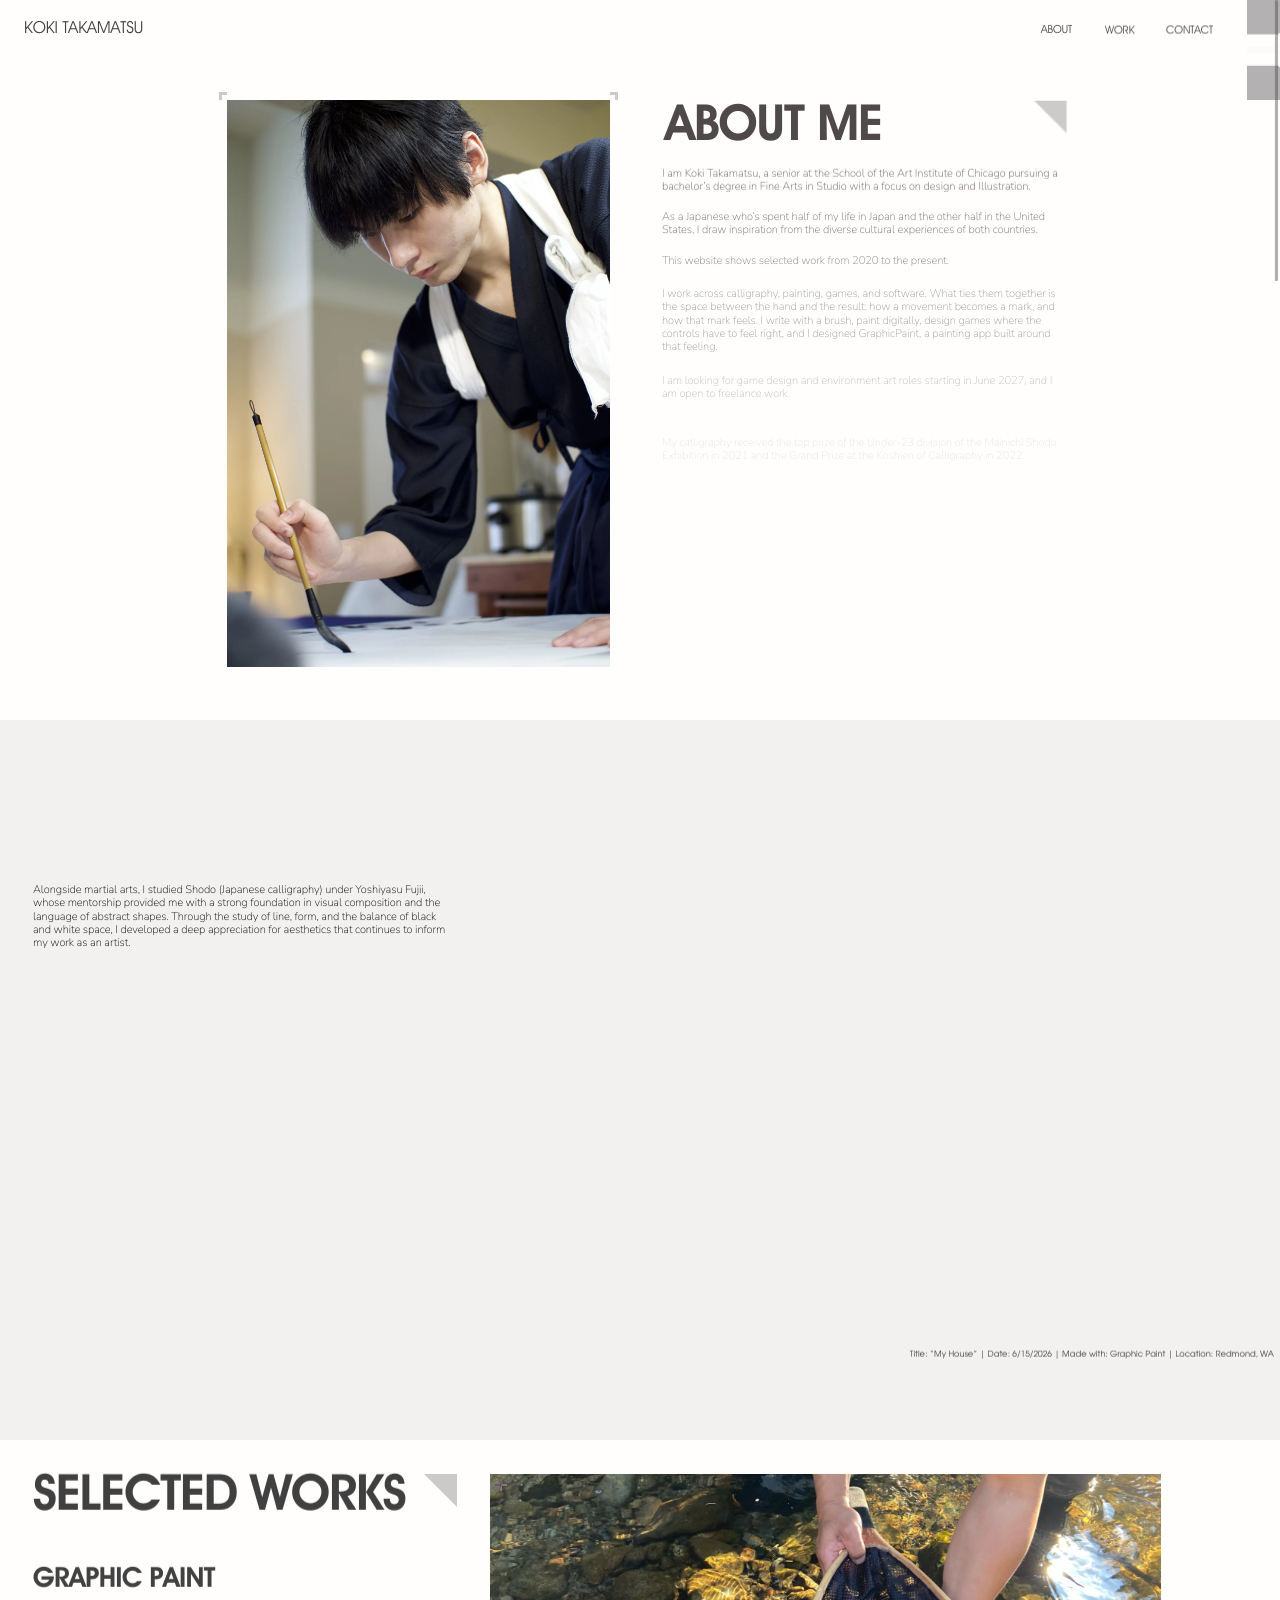
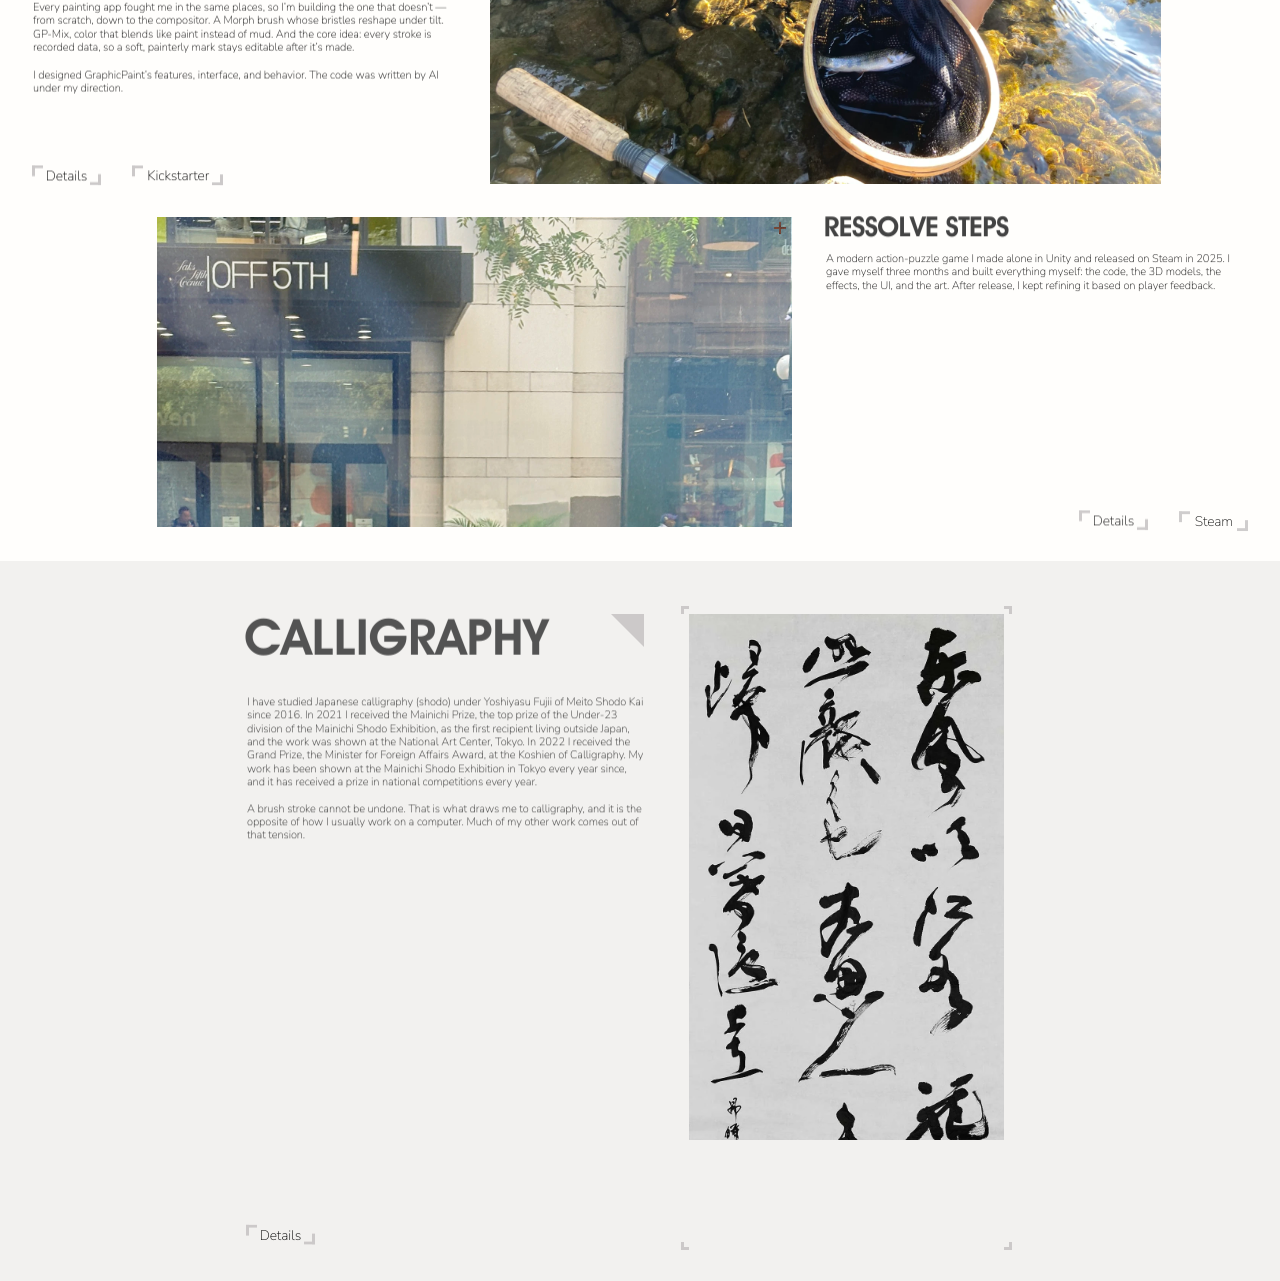
<file: index.html>
<!DOCTYPE html>
<html lang="en">
<head>
<meta charset="UTF-8" />
<meta name="viewport" content="width=device-width, initial-scale=1.0" />
<title>Koki Takamatsu | Calligraphy, painting, games, and GraphicPaint</title>
<meta name="description" content="Portfolio of Koki Takamatsu, an artist and game designer working across calligraphy, painting, games, and software." />
<!-- link previews (mail, messages, social): the name and the top of this page -->
<meta property="og:type" content="website" />
<meta property="og:site_name" content="Koki Takamatsu" />
<meta property="og:title" content="Koki Takamatsu | Calligraphy, painting, games, and GraphicPaint" />
<meta property="og:description" content="Portfolio of Koki Takamatsu, an artist and game designer working across calligraphy, painting, games, and software." />
<meta property="og:url" content="https://kokitakamatsu.com/" />
<meta property="og:image" content="https://kokitakamatsu.com/assets/img/og.jpg" />
<meta property="og:image:width" content="1200" />
<meta property="og:image:height" content="630" />
<meta property="og:image:alt" content="Koki Takamatsu writing calligraphy, beside the ABOUT ME text" />
<meta name="twitter:card" content="summary_large_image" />
<link rel="canonical" href="https://kokitakamatsu.com/" />
<link rel="icon" href="data:image/svg+xml,%3Csvg xmlns='http://www.w3.org/2000/svg' viewBox='0 0 100 100'%3E%3Crect x='28' y='28' width='44' height='44' fill='%23f20000'/%3E%3C/svg%3E" />
<!-- arriving from another page of the site with the cursor's square out (js/cursor.js leaves a note):
     the plain arrow stays hidden from the very first frame, before the stylesheets are in, while the
     white sheet still covers the page (the same rule as css/anim.css; illustration.html has it too) -->
<style>@media (pointer:fine){html.cursor-ready,html.cursor-ready *{cursor:none!important}}</style>
<script>
  try { (function (s, m) { if (s && Date.now() - s.t < 15000 && m && m("(pointer:fine)").matches && !m("(prefers-reduced-motion: reduce)").matches) document.documentElement.classList.add("cursor-ready"); })(JSON.parse(sessionStorage.getItem("kt-cursor") || "null"), window.matchMedia); } catch (e) {}
</script>
<!-- start the hero photo downloading immediately so the preloader rarely has to wait on it -->
<link rel="preload" as="image" href="assets/img/about-portrait.webp" fetchpriority="high" />
<!-- the name on the curtain waits for its face (js/wipe.js rise()): start it at once -->
<link rel="preload" as="font" type="font/woff2" href="assets/fonts/avantgarde-book.woff2" crossorigin />
<link rel="stylesheet" href="css/style.css" />
<link rel="stylesheet" href="css/anim.css" />
<link rel="stylesheet" href="css/zoom.css" />
<link rel="stylesheet" href="css/narrow.css" />
<!-- the owner's photos and captions as new as they are: GitHub's copy the moment the console saves -->
<script src="js/fresh.js"></script>
<script>
  /* Arm the animation layer before paint (no FOUC). If the user prefers
     reduced motion we never hide anything. A failsafe reveals the static
     page should the animation JS fail to load. */
  (function () {
    var d = document.documentElement;

    /* ---- browser-zoom support ----------------------------------------
       The design scale --k is driven as a fixed px length that Chrome's
       zoom can enlarge/shrink. On a genuine window resize we re-fit it to
       the viewport; across a ZOOM (detected via devicePixelRatio) we HOLD
       it, so the content actually scales instead of re-fitting and
       cancelling the zoom. The menu + scrollbar read innerWidth directly,
       so they stay put at their original size while the content zooms.
       A CSS fallback (:root{--k:calc(100vw/460.807)}) covers pre-JS.    */
    var DW = 460.807, FIRST = 259.2, lastDPR = window.devicePixelRatio || 1;
    // Expose the fit basis so the shared menu + scrollbar derive the SAME scale.
    window.__fit = { dw: DW, clampPt: FIRST, narrow: false, k: 0 };
    // Fit the artboard to viewport WIDTH, but never let the first 16:9 screen
    // (460.807 x 259.2pt) grow TALLER than the viewport. A wide/short window — e.g.
    // a maximised 16:9 monitor, whose usable height after the browser chrome is
    // less than 9/16 of its width — would otherwise clip the bottom of the first
    // section. Clamp by height too; .stage{margin:0 auto} then centres the
    // (slightly narrower) artboard. On a taller window the width wins, unchanged.
    // A narrow screen (a phone, a tablet upright, a phone on its side) gets the page in one column
    // instead (html.narrow, css/narrow.css): there --k is px per point of type, fitted to the width —
    // the body copy (4pt) 14.4–17.6px — not the artboard shrunk to the window (3.4px on a phone).
    function fitK() {
      var w = window.innerWidth, h = window.innerHeight;
      var narrow = w < 760 || (w < h && w < 1100) || (h < 520 && w < 1000);
      var k = narrow ? (h < 520 ? 3.6 : Math.max(3.6, Math.min(4.4, w / 104))) : Math.min(w / DW, h / FIRST);   // (a phone on its side: the smallest type)
      d.classList.toggle("narrow", narrow);
      window.__fit.narrow = narrow; window.__fit.k = k;
      d.style.setProperty("--k", k + "px");
    }
    fitK();
    window.addEventListener("resize", function () {
      var z = window.devicePixelRatio || 1;
      if (z !== lastDPR) { lastDPR = z; return; } // zoom -> keep --k (content scales)
      fitK();                                      // real resize -> re-fit to viewport
    });
    // the photos and captions the owner set in the console (data/front.json): asked for at once, the
    // newest copy there is (js/fresh.js), put in by js/photos.js
    window.__front = window.__fresh ? window.__fresh.get("data/front.json") : null;

    if (!window.matchMedia || !window.matchMedia("(prefers-reduced-motion: reduce)").matches) {
      d.classList.add("anim");
      window.__revealFailsafe = setTimeout(function () {
        d.classList.remove("anim");
        var p = document.getElementById("preloader");
        if (p) p.style.display = "none";
      }, 5000);
    }
  })();
</script>
</head>
<body>

<!-- preloader; the cursor's under-squares again, beneath the name -->
<div class="preloader" id="preloader" aria-hidden="true">
  <div class="cursor-fold"></div><div class="cursor-fold"></div>
  <span class="pl-inner"><span class="pl-name">KOKI TAKAMATSU</span></span>
</div>

<!-- custom cursor (fine pointers only): Maison Auge's inverse square + the inverting rhombus at the point (js/cursor.js) -->
<div class="cursor-lens" aria-hidden="true"></div>
<div class="cursor-dot" aria-hidden="true"></div>

<!-- fixed top-right menu: same grey as the corner marks, so it hides over them
     at the top of the page and stays reachable once you scroll past them -->
<button class="menu-btn" id="menuBtn" type="button" aria-label="Menu" aria-expanded="false" aria-controls="menuNav">
  <span></span><span></span><span></span>
</button>
<nav class="menu-nav" id="menuNav" aria-hidden="true">
  <a href="#about">ABOUT</a>
  <a href="#works">WORK</a>
  <a href="illustration.html">ILLUSTRATION</a>
  <a href="contact.html">CONTACT</a>
</nav>

<!-- background bands (the grey section backgrounds: BACK GROUND, CALLIGRAPHY).
     Kept OUTSIDE the stage, as full-viewport-width layers behind it, so the
     stage's overflow:hidden can't clip them — they bleed to the window edges
     when a wide/short viewport centres the (narrower) stage. The stage is
     transparent so the grey shows through behind the content. -->
<div class="band" style="top:calc(259.2 * var(--k))"></div>
<div class="band" style="top:calc(777.9 * var(--k))"></div>

<!-- the cursor's two under-squares (css/anim.css, js/cursor.js): beneath the page content,
     so letters inside the inverse square stay clean -->
<div class="cursor-fold" aria-hidden="true"></div>
<div class="cursor-fold" aria-hidden="true"></div>

<main class="stage">

  <!-- top-right grey marks -->
  <div class="a wh sqg" style="--x:448.8;--y:0;--w:12;--h:12"></div>
  <div class="a wh sqg" style="--x:448.8;--y:24;--w:12;--h:12"></div>

  <!-- (the page in sections, .sec: on the artboard they are nothing — display: contents, every element placed
       by its own points — and on a narrow screen each is a column of its own, css/narrow.css) -->
  <!-- header -->
  <div class="sec" data-sec="head">
  <div class="a brand" style="--x:8.6;--y:6.2;--fs:6">KOKI TAKAMATSU</div>
  <a class="a nav" href="#about" style="--x:374.64;--y:8.1;--fs:4">ABOUT</a>
  <a class="a nav" href="#works" style="--x:397.66;--y:8.1;--fs:4">WORK</a>
  <a class="a nav" href="contact.html" style="--x:419.69;--y:8.1;--fs:4">CONTACT</a>
  </div>

  <!-- ========================= ABOUT ME ========================= -->
  <div class="sec" data-sec="about">
  <!-- data-slot: a photo holder the owner can fill or change in the console (data/front.json, js/photos.js) -->
  <figure class="a wh ph fr" data-slot="about" data-slot-name="About me" style="--x:81.9;--y:36;--w:137.8;--h:206.7">
    <img src="assets/img/about-portrait.webp" alt="Koki Takamatsu" data-noscale fetchpriority="high" />
    <i class="tl"></i><i class="tr"></i><i class="bl"></i><i class="br"></i>
  </figure>
  <div class="tri" style="--x:372.2;--y:36"></div>

<!--ABOUT ME Title-->
  <h2 id="about" class="a h" style="--x:239.5;--y:31.8;--w:160;--fs:18;color:#403838">ABOUT ME</h2>
<!--ABOUT ME Title ends-->

  <div class="a copy j" style="--x:238.5;--y:56.8;--w:145.7;color:#403838">
    <p>I am Koki Takamatsu, a senior at the School of the Art Institute of Chicago pursuing a
    bachelor&#8217;s degree in Fine Arts in Studio with a focus on design and Illustration.</p></div>
  <div class="a copy j" style="--x:238.5;--y:71.2;--w:145.7;color:#403838">
    <p>As a Japanese who&#8217;s spent half of my life in Japan and the other half in the United
    States, I draw inspiration from the diverse cultural experiences of both countries.</p></div>
  <div class="a copy" style="--x:238.5;--y:85.6;--w:145.7;color:#403838">
    <p>This website shows selected work from 2020 to the present.</p></div>
  <div class="a copy j" style="--x:238.5;--y:95.2;--w:145.7;color:#403838">
    <p>I work across calligraphy, painting, games, and software. What ties them together is the space
    between the hand and the result: how a movement becomes a mark, and how that mark feels. I write
    with a brush, paint digitally, design games where the controls have to feel right, and I designed
    GraphicPaint, a painting app built around that feeling.</p></div>
  <div class="a copy j" style="--x:238.5;--y:124;--w:145.7;color:#403838">
    <p>I am looking for game design and environment art roles starting in June 2027, and I am open
    to freelance work.</p></div>
  <div class="a copy" style="--x:238.5;--y:143.2;--w:145.7;color:#403838">
    <p>My calligraphy received the top prize of the Under-23 division of the Mainichi Shodo Exhibition
    in 2021 and the Grand Prize at the Koshien of Calligraphy in 2022.</p></div>
  <div class="a copy" style="--x:238.5;--y:157.6;--w:145.7;color:#403838">
    <p>Contact: <a href="mailto:KokiTakamatsu@outlook.com">KokiTakamatsu@outlook.com</a></p></div>
  <div class="a copy" style="--x:238.5;--y:167.2;--w:145.7;color:#403838">
    <p>Thank you for visiting!</p></div>

  <div class="a wh sq" style="--x:372.2;--y:230.7;--w:12;--h:12"></div>
  </div>

  <!-- ========================= BACK GROUND ========================= -->
  <!-- data-band: on a narrow screen the grey band lies under this section (js/narrow.js) -->
  <div class="sec" data-sec="background" data-band>
  <h2 class="a h" style="--x:10.9;--y:271.3;--w:200;--fs:18">BACK GROUND</h2>
  <div class="tri" style="--x:152.5;--y:275.7"></div>

  <div class="a copy j" style="--x:12;--y:293.4;--w:152.5">
    <p>From the age of five, I cultivated discipline and focus through the practice of Karate
    and Kendo in Japan. Continued my training even after relocating to Redmond, WA, at the age of
    13. In high school, I achieved the rank of black belt in both curricula before choosing to
    dedicate my full attention to advancing my aesthetic and design skills.</p></div>
  <div class="a copy j" style="--x:12;--y:317.4;--w:152.5">
    <p>Alongside martial arts, I studied Shodo (Japanese calligraphy) under Yoshiyasu Fujii, whose
    mentorship provided me with a strong foundation in visual composition and the language of
    abstract shapes. Through the study of line, form, and the balance of black and white space, I
    developed a deep appreciation for aesthetics that continues to inform my work as an artist.</p></div>

  <!-- data-menu-shade: the hamburger takes harmonious colours from this picture when over it (js/menu-shade.js).
       button.ph-open: the whole photo opens in the zoom view, its "+" the sign (js/zoom.js, css/zoom.css: the same
       as a work's on the illustration page); --px / --py: where the "+" is centred, in points from the corner -->
  <figure class="a wh box" data-slot="background" data-slot-name="Back ground (My House)" data-menu-shade style="--x:176.5;--y:294.7;--w:284.3;--h:188.2;--c:#b3b3b3"><button class="ph-open" type="button" aria-label="View Back ground"><span class="plus" style="--px:4.25;--py:4.05" aria-hidden="true"></span></button></figure>
  <!-- data-caption-for: that holder's caption, which the owner can rewrite in the console (data/front.json, js/photos.js);
       its parts as the page gives them in data-title / -date / -medium / -location. It ends at the picture's right edge:
       a longer caption grows to the left, then onto a second line (.cap-r) -->
  <div class="a cap cap-r" data-caption-for="background" data-title="My House" data-date="6/15/2026" data-medium="Graphic Paint" data-location="Redmond, WA" style="--x:176.5;--y:486.4;--w:282.2">Title: &#8220;My House&#8221; | Date: 6/15/2026 | Made with: Graphic Paint | Location: Redmond, WA</div>
  </div>

  <!-- ========================= SELECTED WORKS ========================= -->
  <div class="sec" data-sec="works">
  <h2 id="works" class="a h" style="--x:11.7;--y:526.3;--w:260;--fs:18">SELECTED WORKS</h2>
  <div class="tri" style="--x:152.5;--y:530.5"></div>

  <!-- GRAPHIC PAINT -->
  <div class="sec part" data-part="graphic">
  <h3 class="a h" style="--x:11.7;--y:561.5;--w:160;--fs:10">GRAPHIC PAINT</h3>
  <div class="a copy j" style="--x:12;--y:575.4;--w:152.5">
    <p>Every painting app fought me in the same places, so I&#8217;m building the one that
    doesn&#8217;t &#8212; from scratch, down to the compositor. A Morph brush whose bristles reshape
    under tilt. GP-Mix, color that blends like paint instead of mud. And the core idea: every stroke
    is recorded data, so a soft, painterly mark stays editable after it&#8217;s made.</p></div>
  <div class="a copy" style="--x:12;--y:599.4;--w:152.5">
    <p>I designed GraphicPaint&#8217;s features, interface, and behavior. The code was written by AI under
    my direction.</p></div>
  <figure class="a wh box" data-slot="graphic" data-slot-name="Graphic Paint" data-fade style="--x:176.5;--y:530.5;--w:272.3;--h:111.7;--c:#d1d1d1"><button class="ph-open" type="button" aria-label="View Graphic Paint"><span class="plus" style="--px:3.95;--py:4" aria-hidden="true"></span></button></figure>
  <a class="a copy bx" style="--x:11.5;--y:635.5;--w:25;--h:7.2;--fs:5"><span>Details</span></a>
  <a class="a copy bx" style="--x:47.5;--y:635.5;--w:32.8;--h:7.1;--fs:5"><span>Kickstarter</span></a>
  </div>

  <!-- RESSOLVE STEPS -->
  <div class="sec part" data-part="resolve">
  <figure class="a wh box" data-slot="resolve" data-slot-name="Resolve Steps" data-fade data-rtl style="--x:12;--y:654;--w:273.1;--h:111.6;--c:#d1d1d1"><button class="ph-open" type="button" aria-label="View Resolve Steps"><span class="plus r" style="--px:4.45;--py:4.1" aria-hidden="true"></span></button></figure>
  <h3 class="a h" style="--x:296.5;--y:651.1;--w:170;--fs:10">RESSOLVE STEPS</h3>
  <div class="a copy j" style="--x:297.2;--y:665.9;--w:151.6">
    <p>A modern action-puzzle game I made alone in Unity and released on Steam in 2025. I gave myself
    three months and built everything myself: the code, the 3D models, the effects, the UI, and the art.
    After release, I kept refining it based on player feedback.</p></div>
  <a class="a copy bx" style="--x:388.3;--y:758.9;--w:25;--h:7.1;--fs:5"><span>Details</span></a>
  <a class="a copy bx" style="--x:424.3;--y:759;--w:25;--h:7.2;--fs:5"><span>Steam</span></a>
  </div>
  </div>

  <!-- ========================= CALLIGRAPHY ========================= -->
  <div class="sec" data-sec="calligraphy" data-band>
  <h2 id="calligraphy" class="a h" style="--x:88;--y:792.9;--w:240;--fs:18;letter-spacing:0">CALLIGRAPHY</h2>
  <div class="tri" style="--x:220;--y:797"></div>

  <div class="a copy j" style="--x:88.9;--y:823.6;--w:143.1">
    <p>I have studied Japanese calligraphy (shodo) under Yoshiyasu Fujii of Meito Shodo Kai since 2016.
    In 2021 I received the Mainichi Prize, the top prize of the Under-23 division of the Mainichi Shodo
    Exhibition, as the first recipient living outside Japan, and the work was shown at the National Art
    Center, Tokyo. In 2022 I received the Grand Prize, the Minister for Foreign Affairs Award, at the
    Koshien of Calligraphy. My work has been shown at the Mainichi Shodo Exhibition in Tokyo every year
    since, and it has received a prize in national competitions every year.</p>
    <p>A brush stroke cannot be undone. That is what draws me to calligraphy, and it is the opposite of
    how I usually work on a computer. Much of my other work comes out of that tension.</p></div>

  <figure class="a wh ph fr" data-slot="calligraphy" data-slot-name="Calligraphy" style="--x:247.9;--y:797;--w:113.7;--h:226.2">
    <img src="assets/img/calligraphy.webp" alt="Cursive calligraphy" data-noscale data-vwipe />
    <i class="tl"></i><i class="tr"></i><i class="bl"></i><i class="br"></i>
  </figure>
  <a class="a copy bx" style="--x:88.5;--y:1016.5;--w:25;--h:7.2;--fs:5"><span>Details</span></a>
  </div>

</main>

<!-- zoom view (js/zoom.js), as on the illustration page: the band grey, the photo centred with the same margin
     on opposite sides -->
<div class="zoom" id="zoom" role="dialog" aria-modal="true" aria-labelledby="zoomTitle" aria-hidden="true" tabindex="-1">
  <div class="zoom-bg"><div class="cursor-fold" aria-hidden="true"></div>
    <div class="zoom-nav prev" data-act="prev" aria-hidden="true"></div><div class="zoom-nav next" data-act="next" aria-hidden="true"></div></div>
  <p class="sr-only" id="zoomTitle"></p>
  <div class="zoom-ui">
    <button type="button" data-act="prev">Previous</button>
    <button type="button" data-act="next">Next</button>
    <button type="button" data-act="close">Close</button>
  </div>
</div>

<script src="vendor/gsap.min.js"></script>
<script src="vendor/ScrollTrigger.min.js"></script>
<script src="vendor/lenis.min.js"></script>
<script src="js/glide.js"></script>
<script src="js/wipe.js"></script>
<script src="js/photos.js"></script>
<script src="js/narrow.js"></script>
<script src="js/anim.js"></script>
<script src="js/menu.js"></script>
<script src="js/menu-shade.js"></script>
<script src="js/zoom.js"></script>
<script src="js/cursor.js"></script>
<script src="js/autoscroll.js"></script>
<script src="js/brackets.js"></script>
</body>
</html>
</file>
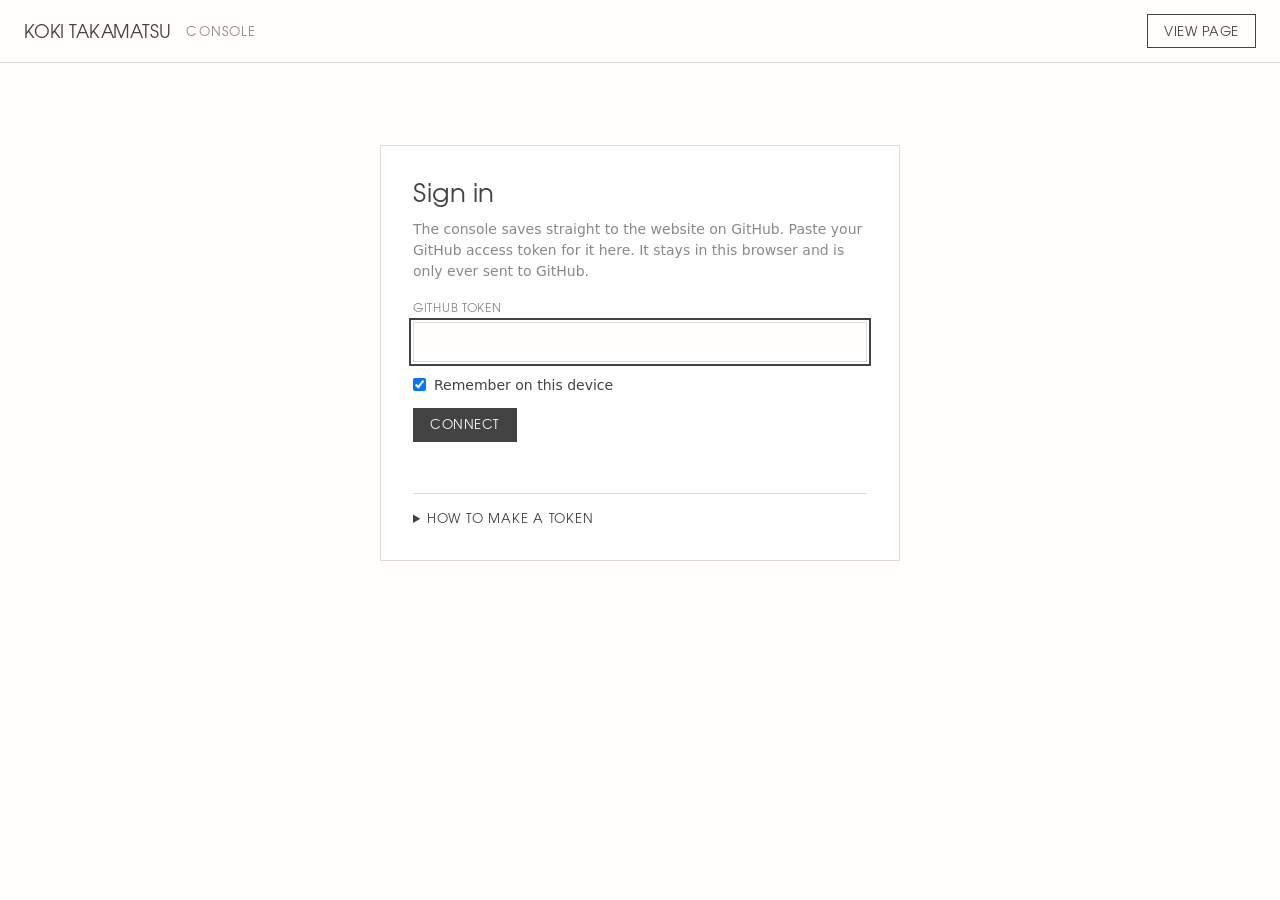
<file: console.html>
<!DOCTYPE html>
<html lang="en">
<head>
<meta charset="UTF-8" />
<meta name="viewport" content="width=device-width, initial-scale=1.0" />
<meta name="robots" content="noindex, nofollow" />
<title>Console — Koki Takamatsu</title>
<link rel="icon" href="data:image/svg+xml,%3Csvg xmlns='http://www.w3.org/2000/svg' viewBox='0 0 100 100'%3E%3Crect x='28' y='28' width='44' height='44' fill='%23f20000'/%3E%3C/svg%3E" />
<link rel="stylesheet" href="css/console.css" />
</head>
<body>
<!-- ============================================================================
     The site's console: change the front page's photos and caption and the illustration
     works, and Save. A Save is one commit to the repository's Main branch (through
     GitHub's API, with your own access token). The site shows it at once: its pages read
     their data straight from GitHub (js/fresh.js); GitHub Pages' own copy follows a minute
     or two later.
     ============================================================================ -->

<header class="bar">
  <a class="brand" href="index.html">KOKI TAKAMATSU</a>
  <span class="crumb">Console</span>
  <p class="status" id="status" role="status" aria-live="polite"></p>
  <a class="btn ghost" id="viewLink" href="illustration.html" target="_blank" rel="noopener">View page</a>
  <button class="btn" id="saveBtn" type="button" disabled>Save</button>
</header>

<main>
  <!-- sign in -->
  <section class="login" id="login" hidden>
    <h1>Sign in</h1>
    <p>The console saves straight to the website on GitHub. Paste your GitHub access token for it here. It stays in this browser and is only ever sent to GitHub.</p>
    <form id="loginForm">
      <label>GitHub token<input id="token" type="password" autocomplete="off" spellcheck="false" required /></label>
      <label class="check"><input id="remember" type="checkbox" checked /> Remember on this device</label>
      <button class="btn" type="submit" id="connectBtn">Connect</button>
      <p class="error" id="loginError" role="alert"></p>
    </form>
    <details>
      <summary>How to make a token</summary>
      <ol>
        <li>On GitHub, open <a href="https://github.com/settings/personal-access-tokens/new" target="_blank" rel="noopener">Settings → Developer settings → Fine-grained tokens → Generate new token</a>.</li>
        <li>Name it <code>Website console</code> and pick an expiry (a year is fine).</li>
        <li>Repository access: <b>Only select repositories</b> → <code>HeppiriRaid/2026Web</code>.</li>
        <li>Permissions → Repository permissions → <b>Contents: Read and write</b>. Nothing else.</li>
        <li>Generate it, copy it, and paste it above. Don't paste it anywhere else.</li>
      </ol>
    </details>
  </section>

  <!-- the front page's photos (the holders are the page's own figure[data-slot]) -->
  <section id="front" hidden>
    <div class="head">
      <h1>Front page</h1>
      <p class="hint">The photos on the front page, each cropped as the page shows it. Click one to change it, or drop an image on it. Drag a photo in the large view to choose the part that shows.</p>
    </div>
    <div class="slots" id="slots" role="group" aria-label="Front page photos"></div>
    <input id="pickSlot" type="file" accept="image/*" hidden />

    <div class="panel" id="slotPanel" hidden>
      <div class="pv" id="slotPv"></div>
      <div class="fields">
        <p class="slot-name" id="slotName"></p>
        <label>Description<input id="fAlt" type="text" autocomplete="off" placeholder="What the photo shows, for visitors who can't see it" /></label>
        <p class="meta" id="slotMeta"></p>
        <div class="actions">
          <button class="btn ghost" id="slotReplace" type="button">Replace photo…</button>
          <button class="btn ghost" id="slotCentre" type="button">Centre the crop</button>
          <button class="btn ghost" id="slotReset" type="button">Remove photo</button>
        </div>
        <!-- the holder's caption on the page, where it has one (data-caption-for) -->
        <fieldset class="caption" id="capFields" hidden>
          <legend>Caption under the photo</legend>
          <label>Title<input id="cTitle" type="text" autocomplete="off" maxlength="60" /></label>
          <label>Date<input id="cDate" type="text" autocomplete="off" maxlength="60" /></label>
          <label>Made with<input id="cMedium" type="text" autocomplete="off" maxlength="60" /></label>
          <label>Location<input id="cLocation" type="text" autocomplete="off" maxlength="60" /></label>
          <p class="cap-pv" id="capPv"></p>
          <div class="actions">
            <button class="btn ghost" id="capReset" type="button">Original caption</button>
          </div>
        </fieldset>
      </div>
    </div>
  </section>

  <!-- the illustration works -->
  <section id="editor" hidden>
    <div class="head">
      <h1>Illustration</h1>
      <p class="hint">Drag a work to move it. Drop images on the row (or use +) to add works. Click a work to edit it.</p>
      <button class="btn ghost" id="addBtn" type="button">Add works…</button>
    </div>
    <div class="row" id="row" role="list" aria-label="Works, in order"></div>
    <input id="pickMany" type="file" accept="image/*" multiple hidden />
    <input id="pickOne" type="file" accept="image/*" hidden />

    <div class="panel" id="panel" hidden>
      <div class="pv" id="pv"></div>
      <div class="fields">
        <label>Title<input id="fTitle" type="text" autocomplete="off" /></label>
        <label>Date<input id="fDate" type="text" autocomplete="off" /></label>
        <label>Medium<input id="fMedium" type="text" autocomplete="off" /></label>
        <p class="meta" id="fMeta"></p>
        <div class="actions">
          <button class="btn ghost" id="replaceBtn" type="button">Replace image…</button>
          <button class="btn ghost" id="leftBtn" type="button" aria-label="Move left">← Move</button>
          <button class="btn ghost" id="rightBtn" type="button" aria-label="Move right">Move →</button>
          <button class="btn danger" id="deleteBtn" type="button">Delete</button>
        </div>
      </div>
    </div>
  </section>
</main>

<footer id="foot" hidden>
  <span>Saves are live on the site as soon as they are saved.</span>
  <button id="signOut" type="button">Sign out</button>
</footer>

<script src="js/console.js"></script>
</body>
</html>
</file>
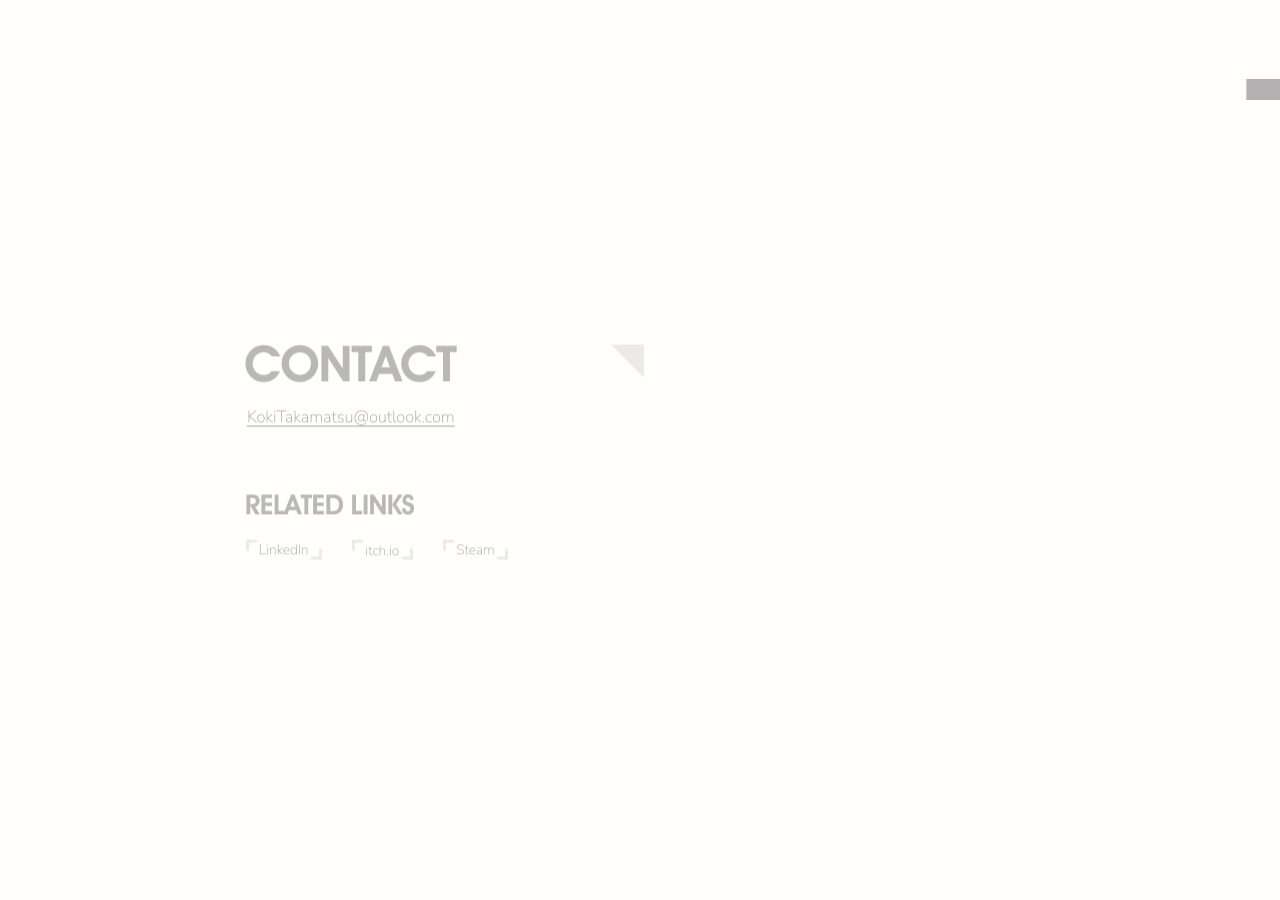
<file: contact.html>
<!DOCTYPE html>
<html lang="en">
<head>
<meta charset="UTF-8" />
<meta name="viewport" content="width=device-width, initial-scale=1.0" />
<title>Koki Takamatsu | Contact</title>
<meta name="description" content="Contact Koki Takamatsu." />
<link rel="icon" href="data:image/svg+xml,%3Csvg xmlns='http://www.w3.org/2000/svg' viewBox='0 0 100 100'%3E%3Crect x='28' y='28' width='44' height='44' fill='%23f20000'/%3E%3C/svg%3E" />
<!-- arriving with the cursor's square out: the plain arrow stays hidden from the first frame (as index.html) -->
<style>@media (pointer:fine){html.cursor-ready,html.cursor-ready *{cursor:none!important}}</style>
<script>
  try { (function (s, m) { if (s && Date.now() - s.t < 15000 && m && m("(pointer:fine)").matches && !m("(prefers-reduced-motion: reduce)").matches) document.documentElement.classList.add("cursor-ready"); })(JSON.parse(sessionStorage.getItem("kt-cursor") || "null"), window.matchMedia); } catch (e) {}
</script>
<link rel="preload" as="font" type="font/woff2" href="assets/fonts/urwgothic-book.woff2" crossorigin />
<link rel="preload" as="font" type="font/woff2" href="assets/fonts/avantgarde-book.woff2" crossorigin />
<link rel="stylesheet" href="css/style.css" />
<link rel="stylesheet" href="css/anim.css" />
<link rel="stylesheet" href="css/illustration.css" />
<link rel="stylesheet" href="css/contact.css" />
<link rel="stylesheet" href="css/narrow.css" />
<script>
  /* Same scale + zoom driver as the front page (kept in sync): --k is px per artboard
     point, fitted to the window's width but never letting the 16:9 screen
     (460.807 x 259.2 pt) grow taller than the window. A browser ZOOM (seen as a
     devicePixelRatio change) holds --k so the content scales instead of re-fitting. */
  (function () {
    var d = document.documentElement;
    var DW = 460.807, FIRST = 259.2, lastDPR = window.devicePixelRatio || 1;
    window.__fit = { dw: DW, clampPt: FIRST, narrow: false, k: 0 };
    // (a narrow screen: the page in one column, --k the size of its type — as index.html, css/narrow.css)
    function fitK() {
      var w = window.innerWidth, h = window.innerHeight;
      var narrow = w < 760 || (w < h && w < 1100) || (h < 520 && w < 1000);
      var k = narrow ? (h < 520 ? 3.6 : Math.max(3.6, Math.min(4.4, w / 104))) : Math.min(w / DW, h / FIRST);   // (a phone on its side: the smallest type)
      d.classList.toggle("narrow", narrow);
      window.__fit.narrow = narrow; window.__fit.k = k;
      d.style.setProperty("--k", k + "px");
    }
    fitK();
    window.addEventListener("resize", function () {
      var z = window.devicePixelRatio || 1;
      if (z !== lastDPR) { lastDPR = z; return; }
      fitK();
    });
    if (!window.matchMedia || !window.matchMedia("(prefers-reduced-motion: reduce)").matches) {
      d.classList.add("anim");
      window.__revealFailsafe = setTimeout(function () {
        d.classList.remove("anim");
        var p = document.getElementById("preloader");
        if (p) p.style.display = "none";
      }, 5000);
    }
  })();
</script>
</head>
<body>

<!-- preloader (same as the front page); the cursor's under-squares again, beneath the name -->
<div class="preloader" id="preloader" aria-hidden="true">
  <div class="cursor-fold"></div><div class="cursor-fold"></div>
  <span class="pl-inner"><span class="pl-name">KOKI TAKAMATSU</span></span>
</div>

<!-- custom cursor (fine pointers only): Maison Auge's inverse square + the inverting rhombus at the point (js/cursor.js) -->
<div class="cursor-lens" aria-hidden="true"></div>
<div class="cursor-dot" aria-hidden="true"></div>

<!-- fixed top-right camouflage menu (shared with the front page) -->
<button class="menu-btn" id="menuBtn" type="button" aria-label="Menu" aria-expanded="false" aria-controls="menuNav">
  <span></span><span></span><span></span>
</button>
<nav class="menu-nav" id="menuNav" aria-hidden="true">
  <a href="index.html#about">ABOUT</a>
  <a href="index.html#works">WORK</a>
  <a href="illustration.html">ILLUSTRATION</a>
  <a href="contact.html" aria-current="page">CONTACT</a>
</nav>

<h1 class="sr-only">Contact: Koki Takamatsu</h1>

<!-- the cursor's two under-squares (css/anim.css, js/cursor.js): beneath the page content,
     so letters inside the inverse square stay clean -->
<div class="cursor-fold" aria-hidden="true"></div>
<div class="cursor-fold" aria-hidden="true"></div>

<!-- header: positioned in artboard points, exactly like the front page -->
<header class="stage istage">
  <div class="a wh sqg" style="--x:0;--y:0;--w:12;--h:12"></div>
  <div class="a wh sqg" style="--x:448.8;--y:0;--w:12;--h:12"></div>
  <div class="a wh sqg" style="--x:448.8;--y:24;--w:12;--h:12"></div>

  <a class="a brand" href="index.html" style="--x:17.35;--y:6.2;--fs:6">KOKI TAKAMATSU</a>
  <a class="a nav" href="index.html#about"   style="--x:374.64;--y:8.1;--fs:4">ABOUT</a>
  <a class="a nav" href="index.html#works"   style="--x:397.66;--y:8.1;--fs:4">WORK</a>
  <a class="a nav" href="contact.html" aria-current="page" style="--x:419.69;--y:8.1;--fs:4">CONTACT</a>
</header>

<!-- the address, then the links elsewhere: one screen (460.807 x 259.2 pt), placed in artboard
     points like the other pages; css/contact.css, js/contact.js -->
<main class="stage cstage">
  <h2 class="a h" style="--x:88;--y:78;--w:120;--fs:18">CONTACT</h2>
  <div class="tri" style="--x:220;--y:82.1"></div>
  <div class="a copy" style="--x:88.9;--y:104;--w:143.1;--fs:6">
    <p><a href="mailto:KokiTakamatsu@outlook.com">KokiTakamatsu@outlook.com</a></p></div>

  <h3 class="a h" style="--x:88;--y:134;--w:160;--fs:10">RELATED LINKS</h3>
  <div class="a copy bxrow" style="--x:88.5;--y:152.2;--fs:5">
    <a class="bx" href="https://www.linkedin.com/in/koki-takamatsu-056337247/"><span>LinkedIn</span></a>
    <a class="bx" href="https://itch.io/profile/radience4sky"><span>itch.io</span></a>
    <a class="bx" href="https://store.steampowered.com/app/4055490/"><span>Steam</span></a>
  </div>
</main>

<script src="vendor/gsap.min.js"></script>
<script src="vendor/lenis.min.js"></script>
<script src="js/wipe.js"></script>
<script src="js/menu.js"></script>
<script src="js/menu-shade.js"></script>
<script src="js/cursor.js"></script>
<script src="js/brackets.js"></script>
<script src="js/narrow.js"></script>
<script src="js/contact.js"></script>
</body>
</html>
</file>
<file: css/style.css>
/* ============================================================
   KOKI TAKAMATSU — exact 1:1 reproduction of Artboard_1
   Source of truth: the rendered PDF. Every element is placed at
   its exact PDF/artboard coordinate (top-left origin, points),
   scaled by --k. Fonts, sizes and colours are taken from the PDF.
   ============================================================ */

/* display = ITC Avant Garde Gothic (extracted from the PDF), URW Gothic fallback */
@font-face{font-family:"AvantGarde";src:url("../assets/fonts/avantgarde-book.woff2") format("woff2");font-weight:400;font-style:normal;font-display:swap}
@font-face{font-family:"AvantGarde";src:url("../assets/fonts/avantgarde-demi.woff2") format("woff2");font-weight:700;font-style:normal;font-display:swap}
@font-face{font-family:"Gothic";src:url("../assets/fonts/urwgothic-book.woff2") format("woff2");font-weight:400;font-style:normal;font-display:swap}
@font-face{font-family:"Gothic";src:url("../assets/fonts/urwgothic-demi.woff2") format("woff2");font-weight:700;font-style:normal;font-display:swap}
/* body = Nunito Sans ExtraLight (Google Fonts, the full Latin set: the subset extracted from the PDF drew
   only the letters the PDF used. Same metrics and widths. Licence: assets/fonts/OFL-NunitoSans.txt) */
@font-face{font-family:"Nunito Sans";src:url("../assets/fonts/nunitosans-extralight.woff2") format("woff2");font-weight:200;font-style:normal;font-display:swap}
@font-face{font-family:"Nunito Sans";src:url("../assets/fonts/nunitosans-extralight-italic.woff2") format("woff2");font-weight:200;font-style:italic;font-display:swap}

:root{
  /* design scale: px per artboard point. Fluid fallback (fills the viewport
     width); the head script overrides it with a fixed px value so browser zoom
     scales the artboard instead of re-fitting. */
  --k:calc(100vw / 460.807);
  --paper:#fffefc;
  --band:#f2f1ef;
  --ink:#434343;
  --ph:#b3b1b1;                                                   /* placeholder grey (the file's) */
  --red:#f20000;
  --disp:"AvantGarde","Gothic","Century Gothic",sans-serif;
  --text:"Nunito Sans",system-ui,sans-serif;
}
*{margin:0;padding:0;box-sizing:border-box}
html,body{background:var(--paper)}
/* (a touch screen: the type stays the size it is set, also on a phone turned on its side, which would enlarge it;
   and a tap shows no grey box of the browser's own over a link — the page answers it) */
html{-webkit-text-size-adjust:100%;text-size-adjust:100%}
a,button{-webkit-tap-highlight-color:transparent}
/* position:relative so the full-width background bands (direct children of body)
   are positioned in document space, scrolling with the page. */
body{position:relative;font-family:var(--text);-webkit-font-smoothing:antialiased;text-rendering:geometricPrecision}
img{display:block;width:100%;height:100%;object-fit:cover}
.sr-only{position:absolute;width:1px;height:1px;overflow:hidden;clip:rect(0 0 0 0);white-space:nowrap;margin:-1px}
/* keyboard focus: a plain ink ring, square, no halo. The browser's own ring has a white halo
   and round corners, which the cursor's square folds into dark lines (CLAUDE.md). The menu
   button and labels, a work, the zoom's buttons and the colour test panel draw their own. */
:focus-visible{outline:max(1px,calc(.4 * var(--k))) solid #434343;outline-offset:calc(1 * var(--k))}

/* the artboard: 460.807 x 1036.66 pt. Width is the design size (460.807pt * --k)
   so it fills the viewport at default zoom and grows/shrinks with browser zoom;
   margin auto centres it when zoomed out (narrower than the viewport). */
.stage{
  position:relative;z-index:1;width:calc(460.807 * var(--k));margin:0 auto;
  aspect-ratio:460.807 / 1036.66;background:transparent;overflow:hidden;
  container-type:inline-size;font-family:var(--text);
}

/* placement primitive: --x --y (--w --h) in artboard points */
.a{position:absolute;left:calc(var(--x) * var(--k));top:calc(var(--y) * var(--k));width:calc(var(--w,0) * var(--k))}
/* the page's sections: nothing on the artboard (each element is placed by its own points); a column of
   their own on a narrow screen (css/narrow.css) */
.sec{display:contents}
/* (a heading's box a little wider on the left, moved back as much: its letters stay where they are, but a letter
   overhanging its box — the A's foot — lies inside it. A heading rises on a layer of its own, and Safari trims a
   layer to its box: the A was cut off there) */
.h{padding-left:.1em;margin-left:-.1em}
.a.h{width:calc(var(--w,0) * var(--k) + .1em)}
.wh{height:calc(var(--h) * var(--k))}

/* background bands (the grey section backgrounds — BACK GROUND, CALLIGRAPHY).
   Direct children of <body>, so width:100% spans the whole viewport and they sit
   BEHIND the transparent stage (z-index:0 < stage's 1). The stage's overflow:hidden
   no longer clips them, so the grey fills the window edge-to-edge even when a
   wide/short viewport centres the stage; the content rides on top in the stage. */
.band{position:absolute;left:0;width:100%;z-index:0;
   height:calc(259.2 * var(--k));background:var(--band)}

/* image placeholders / photos */
.box{background:var(--c,#d1d1d1);overflow:hidden}
.ph{overflow:visible}

/* type ---------------------------------------------------- */
.h{font-family:var(--disp);font-weight:700;color:#404040;text-transform:uppercase;
   line-height:1;white-space:nowrap;font-size:calc(var(--fs) * var(--k));letter-spacing:-.025em;
   top:calc((var(--y) + var(--fs)/12 + .25) * var(--k))}
.copy{font-family:var(--text);font-weight:200;color:#000;
   font-size:calc(var(--fs,4) * var(--k));line-height:1.2;letter-spacing:-.008em;
   top:calc((var(--y) + var(--fs,4)/12 + .25) * var(--k))}
.copy p{margin:0 0 calc(4.8 * var(--k))}
.copy p:last-child{margin-bottom:0}
/* a link in the copy (the address): the copy's own ink, underlined; never the browser's blue */
.copy a{color:inherit;text-decoration:underline;text-underline-offset:.18em;text-decoration-thickness:max(1px,.05em)}
/* body copy is left-aligned (ragged right) in the source, not justified */

.brand,.nav{font-family:var(--disp);font-weight:400;color:#434343;line-height:1;
   font-size:calc(var(--fs) * var(--k));white-space:nowrap;letter-spacing:-.008em;
   top:calc((var(--y) + var(--fs)/12 + .25) * var(--k))}
.nav{text-decoration:none}
.cap{font-family:"Gothic",var(--disp);font-weight:400;color:#403f3f;line-height:1;
   font-size:calc(3 * var(--k));white-space:nowrap;top:calc((var(--y) + .5) * var(--k))}
/* a caption the owner can rewrite (data-caption-for): it ends where its box does (the picture's
   right edge), so a longer one grows to the left, then wraps onto a second line */
.cap-r{white-space:normal;text-align:right}

/* "+" — on a photo that opens in the zoom: css/zoom.css (the same on both pages) */

/* link with corner-tick frame */
.tag{font-family:var(--text);font-weight:200;color:#000;line-height:1;
   font-size:calc(5 * var(--k));white-space:nowrap;padding:calc(1.2 * var(--k)) calc(2.4 * var(--k))}
.tag>i{position:absolute;width:calc(3 * var(--k));height:calc(3 * var(--k));--b:max(.75px,calc(.5 * var(--k)))}
.tag>i.tl{top:0;left:0;border-top:var(--b) solid #000;border-left:var(--b) solid #000}
.tag>i.br{bottom:0;right:0;border-bottom:var(--b) solid #000;border-right:var(--b) solid #000}

/* squares */
.sq{background:#f20000}
.sqg{background:#b3b1b1}

/* corner crop-ticks on the two photos */
.fr>i{position:absolute;width:calc(3 * var(--k));height:calc(3 * var(--k));--b:max(1px,calc(1.25 * var(--k)));z-index:2}
.fr>i.tl{top:calc(-3 * var(--k));left:calc(-3 * var(--k));border-top:var(--b) solid #ccc9c9;border-left:var(--b) solid #ccc9c9}
.fr>i.tr{top:calc(-3 * var(--k));right:calc(-3 * var(--k));border-top:var(--b) solid #ccc9c9;border-right:var(--b) solid #ccc9c9}
.fr>i.bl{bottom:calc(-3 * var(--k));left:calc(-3 * var(--k));border-bottom:var(--b) solid #ccc9c9;border-left:var(--b) solid #ccc9c9}
.fr>i.br{bottom:calc(-3 * var(--k));right:calc(-3 * var(--k));border-bottom:var(--b) solid #ccc9c9;border-right:var(--b) solid #ccc9c9}
/* Every 「 mark in whole pixels: its size and its line. The browser snaps each edge of a box to the pixel
   grid, so a box 8.58px square drew one arm 9px and the other 8 (measured; 18 and 16 at 2x), uneven
   from mark to mark. Whole, both edges move together: both arms are exactly its size, wherever it sits.
   (A browser without round() keeps the lines above.) */
.fr>i{--s:round(calc(3 * var(--k)), 1px);width:var(--s);height:var(--s);--b:max(1px,round(calc(1.25 * var(--k)), 1px))}
.fr>i.tl,.fr>i.tr{top:calc(-1 * var(--s))}
.fr>i.bl,.fr>i.br{bottom:calc(-1 * var(--s))}
.fr>i.tl,.fr>i.bl{left:calc(-1 * var(--s))}
.fr>i.tr,.fr>i.br{right:calc(-1 * var(--s))}

/* link corner-tick frame marks (positioned independently in artboard space) */
.ltick{position:absolute;left:calc(var(--x) * var(--k));top:calc(var(--y) * var(--k));
   width:calc(2.75 * var(--k));height:calc(2.75 * var(--k));--b:max(1px,calc(1 * var(--k)))}
.ltick.tl{border-top:var(--b) solid #ccc9c9;border-left:var(--b) solid #ccc9c9}
.ltick.br{border-bottom:var(--b) solid #ccc9c9;border-right:var(--b) solid #ccc9c9}
/* (in whole pixels, as the photos' marks above: both arms of each mark exactly as long, every mark alike) */
.ltick{width:round(calc(2.75 * var(--k)), 1px);height:round(calc(2.75 * var(--k)), 1px);--b:max(1px,round(calc(1 * var(--k)), 1px))}

/* a word in brackets (Details, Kickstarter, Steam; the contact page's links): one box, --x / --y / --w / --h
   in points, its 「 」 marks on its corners and the word centred in it on its ink, the same space left and right,
   above and below (js/brackets.js reads the letters' own extents from the font and nudges the word onto them).
   (No --w: the box is as wide as the word, with --px of space on either side.) */
.bx{display:flex;align-items:center;justify-content:center;height:calc(var(--h,7.2) * var(--k));top:calc(var(--y) * var(--k));
   line-height:1;white-space:nowrap;color:#000;text-decoration:none}
.bx>span{display:block;position:relative}   /* (nudged onto its ink's centre: js/brackets.js) */
.bx:not([style*="--w"]){width:auto;padding:0 calc(var(--px,4.75) * var(--k))}
.bx::before,.bx::after{content:"";position:absolute;width:round(calc(2.75 * var(--k)), 1px);height:round(calc(2.75 * var(--k)), 1px);
   --b:max(1px,round(calc(1 * var(--k)), 1px))}
.bx::before{left:0;top:0;border-top:var(--b) solid #ccc9c9;border-left:var(--b) solid #ccc9c9}
.bx::after{right:0;bottom:0;border-bottom:var(--b) solid #ccc9c9;border-right:var(--b) solid #ccc9c9}

/* triangle accent (right angle at top-right, hypotenuse to lower-left) */
.tri{position:absolute;left:calc(var(--x) * var(--k));top:calc(var(--y) * var(--k));
   width:calc(12 * var(--k));height:calc(12 * var(--k));
   background:#ccc9c9;clip-path:polygon(100% 0,100% 100%,0 0)}
/* The triangles and squares grow into place (js/anim.js). Moved, a shape is drawn exactly where it is, its
   edges between pixels; at rest the browser sets it on whole pixels. So they rest on whole pixels already,
   and the moment the motion lets go of one nothing moves (measured: a triangle hopped 0.7px as it ended). */
.tri,.sq{left:round(calc(var(--x) * var(--k)), 1px);top:round(calc(var(--y) * var(--k)), 1px)}
.tri{width:round(calc(12 * var(--k)), 1px);height:round(calc(12 * var(--k)), 1px)}
.sq{width:round(calc(var(--w,0) * var(--k)), 1px);height:round(calc(var(--h) * var(--k)), 1px)}
</file>
<file: css/anim.css>
/* ============================================================
   KOKI TAKAMATSU — animation layer (additive)
   Pre-hide states are gated behind `.anim` on <html> and use
   ONLY opacity / clip-path — never a transform offset. The motion
   (slide / scale / wipe) is supplied by GSAP at run time and is fully
   stripped on completion. The one layer kept: the text that rises in
   (below), so it looks the same from a standstill to a standstill. If
   JS never runs, a head-script failsafe removes `.anim` and the page
   is the original static layout.
   ============================================================ */

/* ---- pre-hide (only while .anim is present and JS is driving) ---- */
.anim .brand,
.anim .nav,
.anim .h,
.anim .copy,
.anim .cap,
.anim .tri,
.anim .sq,
.anim .ltick,
.anim .fr > i,
.anim .plus{
  opacity:0;
}
/* Text that rises in glides only on a layer of its own. Drawn in place, its letters are set on whole
   pixels: a slow rise stands still, then hops (measured, a heading's 42px rise: 17 frames standing still,
   12 hops at 1x; on its own layer, none), and as the motion let go of it the letters were set afresh, up
   to half a pixel across (a last hop). So it has its layer for good, never switched on or off (CLAUDE.md,
   "The flow of motion"): the same letters before, during and after. The triangles too (a clipped shape,
   drawn in place, wavered as it moved; they rest on whole pixels, css/style.css, so on their layer they
   look exactly as in place). Not a plain box or a mark (drawn in place, they move between pixels already)
   nor a picture (on a layer a picture is drawn softer, and a bright one's soft edge folds). */
.anim .brand,.anim .nav,.anim .h,.anim .copy,.anim .cap,.anim .tri{will-change:transform}
/* photos wipe in (top→down); only the <img> is clipped */
.anim .ph img{ clip-path:inset(0 0 100% 0); }
/* placeholder boxes wipe in left→right */
.anim .box{ clip-path:inset(0 100% 0 0); }

/* ---- preloader ------------------------------------------------- */
.preloader{
  position:fixed;inset:0;z-index:9999;
  background:var(--paper);
  display:flex;align-items:center;justify-content:center;
  overflow:hidden;
}
.pl-inner{display:inline-block;overflow:hidden;padding:.16em 0;position:relative;z-index:1}
.pl-name{
  display:inline-block;
  font-family:var(--disp);font-weight:400;color:#434343;
  letter-spacing:.04em;
  font-size:clamp(15px,3.2vw,46px);
  white-space:nowrap;
  transform:translate(0,110%);will-change:transform;   /* (it rises and sinks: on its own layer, as all moving text) */
}
html:not(.anim) .preloader{display:none}
/* (its rise: by the compositor, once its face is in — js/wipe.js rise(): nothing the page does as it loads can stall it) */
@keyframes pl-rise{from{transform:translate(0,110%)}to{transform:translate(0,0)}}
.pl-name.rise{animation:pl-rise .9s cubic-bezier(.215,.61,.355,1) both}

/* ---- custom cursor (fine pointers only; driven by js/cursor.js) -- */
/* A small rhombus marks the exact point. Around it, Maison Auge's inverse square:
   filled with their #DCCBC3 and blended with "difference", so whatever passes
   under it shows |colour - #DCCBC3|, live (paper -> deep ink-blue, grey -> dark
   brown, red -> teal). 12pt, the site's square, sized and placed by the script.
   Two more squares (.cursor-fold) sit at the same spot UNDER the page content.
   Together they mirror the paper about #DCCBC3 (paper -> 2 x #DCCBC3 - paper),
   so inside the square the letters and the paper lie on the same side of it.
   Without them every anti-aliased letter edge crosses #DCCBC3, and the
   difference folds it through black: a dark outline round each letter, and thin
   type turning muddy. Solid colours come out exactly the same either way. */
.cursor-dot,.cursor-lens,.cursor-fold{position:fixed;top:0;left:0;pointer-events:none}
.cursor-lens,.cursor-fold{
  width:0;height:0;background:#dccbc3;mix-blend-mode:difference;will-change:transform;
}
.cursor-lens{z-index:10000}
.cursor-dot{z-index:10001}
.cursor-fold{z-index:1}
/* While testing colours (js/menu-shade.js, the ?shader panel) the square is a harmony lens
   instead: it recolours what is beneath it through the chosen harmony, with a backdrop filter
   on the finished pixels, so nothing can fold there and the under-squares rest. Where SVG
   backdrop filters are missing (Safari, Firefox), four blended squares make that harmony's
   two-colour tone instead: grey by luminosity, then scaled, lifted (screen) and flipped
   (difference) channel by channel, from black's colour to white's. */
html.cursor-harmony .cursor-lens{background:none;mix-blend-mode:normal;-webkit-backdrop-filter:var(--cursor-lens,none);backdrop-filter:var(--cursor-lens,none)}
html.cursor-harmony .cursor-fold{visibility:hidden}
.cursor-tone{position:fixed;top:0;left:0;width:0;height:0;pointer-events:none;z-index:10000;will-change:transform;display:none}
html.cursor-harmony.cursor-tones .cursor-tone{display:block}
.cursor-tone.t1{background:#808080;mix-blend-mode:color}
.cursor-tone.t2{background:var(--tone-mul);mix-blend-mode:multiply}
.cursor-tone.t3{background:var(--tone-lift);mix-blend-mode:screen}
.cursor-tone.t4{background:var(--tone-flip);mix-blend-mode:difference}
/* The white sheet (the preloader) covers the page and its under-squares, so it carries
   its own pair, beneath the name. While the sheet moves, js/wipe.js keeps it on whole
   device pixels and these ride back against it (--sheet-y), so they stay exactly under
   the square: the name, and the sheet's moving edge, stay clean inside it. */
.preloader .cursor-fold{z-index:0;translate:0 calc(-1 * var(--sheet-y,0px))}
/* The page content paints above the under-squares, so the browser lifts it onto a
   layer of its own whenever they show. Keep it lifted for as long as the cursor
   is live, or its text rendering would flip each time the mouse enters or leaves. */
html.cursor-live .stage{will-change:transform}
/* The open menu sits above the under-squares, and its white labels over the grey panel
   sit on both sides of #DCCBC3: inside the square their soft edges would fold through
   black. So there (js/cursor.js) each label shows only this copy, in white's mirror
   about #DCCBC3 (black's mirror is black, for hover): the square turns it into exactly
   the colour white would give, with clean edges. Hidden until the square is over it. */
.menu-nav a{position:relative}
.menu-nav a::after{
  content:attr(data-label);content:attr(data-label) / "";      /* (empty alt: not read twice) */
  position:absolute;left:0;top:0;white-space:nowrap;pointer-events:none;
  color:#b99787;transition:color .2s ease;
  clip-path:var(--cursor-copy,inset(0 0 100% 0));
}
.menu-nav a:hover::after{color:var(--nav-hover-m,#000)}   /* (js/menu-shade.js: the hover colour's mirror) */
/* The point itself: a rhombus (a square turned 45 degrees) whose tips sit on the
   old 6px dot's circle, inverting live with the same #DCCBC3 difference. Over the
   square it inverts the inverse, so it opens a small window back onto the page. */
.cursor-dot{
  width:6px;height:6px;background:#dccbc3;mix-blend-mode:difference;
  clip-path:polygon(50% 0,100% 50%,50% 100%,0 50%);
  transform:translate3d(-50%,-50%,0);
  opacity:0;transition:opacity .3s cubic-bezier(.215,.61,.355,1);
}
@media (pointer:fine){
  html.cursor-ready,html.cursor-ready *{cursor:none !important}
  html.cursor-on .cursor-dot{opacity:1}
}
@media (hover:none),(pointer:coarse){
  .cursor-dot,.cursor-lens,.cursor-fold,.cursor-tone{display:none}
}
/* (a touch screen shows its own scroll indicator: the drawn bar stays away there, js/menu.js) */
@media (hover:none) and (pointer:coarse){
  .cscroll-rail,.cscroll-thumb{display:none}
}

/* ---- reduced motion: everything static, instantly ------------- */
@media (prefers-reduced-motion:reduce){
  .anim .brand,.anim .nav,.anim .h,.anim .copy,.anim .cap,
  .anim .tri,.anim .sq,.anim .ltick,.anim .fr > i,
  .anim .plus,.anim .ph img,.anim .box{
    opacity:1 !important;
    clip-path:none !important;
  }
  .preloader{display:none !important}
  .cursor-dot,.cursor-lens,.cursor-fold,.cursor-tone{display:none !important}
}

/* ---- fixed top-right menu -------------------------------------- */
/* --mk = px per artboard point, set by menu.js so the button scales with the
   design and lines up over the grey corner marks. Three states that morph:
   (1) camouflage at the top — two 12x12 squares over the marks, middle bar
   hidden, so it vanishes; (2) .scrolled (marks gone) — the squares split into
   a 3-bar hamburger that rises into the corner; (3) open — hamburger -> X. */
.menu-btn{
  position:fixed;z-index:90;left:0;top:0;right:auto;
  width:calc(var(--mk,4) * 12px);height:calc(var(--mk,4) * 36px);
  transform:translate(-50%,-50%);
  padding:0;box-sizing:border-box;background:transparent;border:0;cursor:pointer;
  /* vertical position is driven frame-by-frame by menu.js (ride-up + catch-up),
     so transform is NOT CSS-transitioned here — only the span morph is. */
}
/* keyboard focus (also after Esc closes the menu): a plain ink ring. The browser's own ring
   has a white halo, which the cursor's square would fold into a dark line (CLAUDE.md). */
.menu-btn:focus-visible{outline:max(1px,calc(var(--mk,4) * .5px)) solid #434343;outline-offset:calc(var(--mk,4) * 1px)}
.menu-btn span,.mc-btn span{
  position:absolute;left:0;width:100%;background:#b3b1b1;
  transition:background-color .3s ease;   /* (a tint from the picture beneath: js/menu-shade.js) */
}
/* The bars' shape is set every frame by js/menu.js, on the catch's and the menu's clocks (stepEase);
   these are the shapes it moves between, and what shows without it.
   (1) camouflage: two squares over the marks, middle hidden */
.menu-btn span:nth-child(1),.mc-btn span:nth-child(1){top:0;height:calc(var(--mk,4) * 12px)}
.menu-btn span:nth-child(2),.mc-btn span:nth-child(2){top:calc(var(--mk,4) * 16.75px);height:calc(var(--mk,4) * 2.5px);opacity:0}
.menu-btn span:nth-child(3),.mc-btn span:nth-child(3){top:calc(var(--mk,4) * 24px);height:calc(var(--mk,4) * 12px)}
/* (2) scrolled: split into a 3-bar hamburger (its position is driven by menu.js
   — it rides up with the page, then catches back up into the corner) */
.menu-btn.scrolled span,.mc-btn.scrolled span{height:max(2px,calc(var(--mk,4) * 2.4px))}
.menu-btn.scrolled span:nth-child(1),.mc-btn.scrolled span:nth-child(1){top:calc(var(--mk,4) * 12.75px)}
.menu-btn.scrolled span:nth-child(2),.mc-btn.scrolled span:nth-child(2){top:calc(var(--mk,4) * 16.75px);opacity:1}
.menu-btn.scrolled span:nth-child(3),.mc-btn.scrolled span:nth-child(3){top:calc(var(--mk,4) * 20.75px)}
/* The bars' inverse (js/menu.js): copies of the button's bars, one over it with "difference" and two beneath
   the page content that mirror the paper about #DCCBC3, as the cursor's square and its under-squares do. */
.menu-inv,.menu-lift,.menu-fold{position:fixed;left:0;top:0;width:0;height:0;overflow:visible;
  pointer-events:none;mix-blend-mode:difference;opacity:0;will-change:opacity}
.menu-inv,.menu-lift{z-index:10000}   /* (over the cursor's square, after it in the page, beneath its point: js/menu.js) */
/* (the lift: the inverse "screened" with a colour worked out so the paper comes out exactly the bars' grey,
   #b3b1b1, the band within 4 levels of it, ink light — grey as usual, every pixel beneath lively through it) */
.menu-lift{mix-blend-mode:screen}
.menu-lift span{background:#a89e9c}
.menu-fold{z-index:1}
.menu-cover{position:fixed;left:0;top:0;width:0;height:0;overflow:visible;pointer-events:none;z-index:10000;opacity:0;will-change:opacity}
.menu-cover .g,.menu-cover .c{position:absolute;left:0;top:0;width:0;height:0;overflow:visible}
/* (the clone of the button, js/menu.js mirror(): the button's own rules below, its inline style copied each frame) */
.mc-btn{position:absolute;left:0;top:0;width:calc(var(--mk,4) * 12px);height:calc(var(--mk,4) * 36px);transform:translate(-50%,-50%)}
.mc-panel{position:absolute;transform-origin:0 0;background:#b3b1b1;visibility:hidden}
/* (inside the cursor's square: the clone as the square shows it, each part inverted against #dccbc3 on its own) */
.menu-cover .c span,.menu-cover .c .mc-panel{isolation:isolate}
.menu-cover .c span::after,.menu-cover .c .mc-panel::after{content:"";position:absolute;inset:0;background:#dccbc3;mix-blend-mode:difference}
.menu-inv span,.menu-fold span,.menu-lift span{position:absolute;left:0;top:0;width:100px;height:100px;transform-origin:0 0}
.menu-inv span,.menu-fold span{background:#dccbc3}
.menu-btn.covered span{visibility:hidden}   /* (the cover, a clone of them, shows instead: js/menu.js) */
/* (the page lifted onto a layer of its own while the under-bars can show, as for the cursor: its text drawn the same throughout) */
html.menu-inv-live .stage{will-change:transform}
.menu-btn.on-page span{visibility:hidden}   /* (a touch screen, riding with the page: the page's own squares show, js/menu.js) */
/* (3) open: hamburger -> X (from either state) */
.menu-btn[aria-expanded="true"] span,.mc-btn[aria-expanded="true"] span{height:max(2px,calc(var(--mk,4) * 2.4px));background:#b3b1b1}
.menu-btn[aria-expanded="true"] span:nth-child(1),.mc-btn[aria-expanded="true"] span:nth-child(1){top:calc(var(--mk,4) * 16.75px);transform:rotate(45deg)}
/* middle bar hides instantly — the panel background (.menu-bg) is seeded exactly
   over it and distorts out into the panel in one continuous shape (see menu.js) */
.menu-btn[aria-expanded="true"] span:nth-child(2),.mc-btn[aria-expanded="true"] span:nth-child(2){opacity:0}
.menu-btn[aria-expanded="true"] span:nth-child(3),.mc-btn[aria-expanded="true"] span:nth-child(3){top:calc(var(--mk,4) * 16.75px);transform:rotate(-45deg)}

.menu-nav{
  position:fixed;z-index:89;left:auto;right:0;top:0;
  display:flex;flex-direction:column;align-items:flex-end;
  gap:calc(var(--mk,4) * 5px);
  padding:calc(var(--mk,4) * 8px) calc(var(--mk,4) * 11px);
  pointer-events:none;
}
.menu-nav.open{pointer-events:auto}
/* The background panel IS the middle bar made large. menu.js seeds it (a FLIP)
   exactly over the hamburger's middle bar, then this single element distorts —
   translate+scale, on the menu's clock (stepEase) — out into the panel. It keeps the grey
   of the corner box (no recolour). No cross-fade: one continuous, warping shape.
   The text rides on top separately so it never warps. Its shadow comes in with it. */
.menu-bg{
  position:absolute;inset:0;z-index:-1;
  background:#b3b1b1;visibility:hidden;
  box-shadow:0 calc(var(--mk,4)*2px) calc(var(--mk,4)*9px) rgba(0,0,0,0);
  transform-origin:0 0;
}
.menu-nav.open .menu-bg{background:#b3b1b1}
.menu-nav a{
  /* --disp 400, pure white, 4pt (font-size 4 * --mk), -.008em. */
  font-family:var(--disp);font-weight:400;color:#fff;
  font-size:calc(var(--mk,4) * 4px);letter-spacing:-.008em;
  text-decoration:none;line-height:1;white-space:nowrap;
  opacity:0;transform:translateX(calc(var(--mk,4) * 5px));
  transition:color .2s ease;
}
/* Each label answers the pointer or a finger across its whole row of the panel (unseen): out to the panel's
   edges, half the gap to the next label above and below, the first and last to the panel's top and bottom.
   The rows tile the panel, none overlapping (--panel-w: the panel's width, js/menu.js). */
.menu-nav a::before{content:"";position:absolute;right:calc(var(--mk,4) * -11px);left:auto;width:var(--panel-w,100%);
  top:calc(var(--mk,4) * -2.5px);bottom:calc(var(--mk,4) * -2.5px)}
.menu-nav a:first-of-type::before{top:calc(var(--mk,4) * -8px)}
.menu-nav a:last-of-type::before{bottom:calc(var(--mk,4) * -8px)}
/* (they come in as the panel arrives under them, together, on its clock: js/menu.js) */
.menu-nav.open a{opacity:1;transform:translateX(0)}
.menu-nav a:hover{color:var(--nav-hover,#000)}   /* (a light tint on a coloured panel: js/menu-shade.js) */
.menu-nav a:focus-visible{outline-color:#000}     /* (the site's ring, css/style.css, in the hover's black) */

/* ---- custom scrollbar -------------------------------------------------- */
/* The native scrollbar is hidden; menu.js draws this one, so the hamburger's
   yield stays in EXACT sync with what is actually on screen (no overlay-rail
   guesswork). The rail (track) shows on hover; the thumb shows on scroll/hover.
   It sits ABOVE the menu (z>90) so the grabbable thumb is never painted under
   the grey camouflage box at the top: in catch the dodge keeps them apart, but
   in scrub (top of page) the box overlaps the thumb's column — a scrollbar must
   stay topmost, like the native one it replaces. */
html{scrollbar-width:none}
html::-webkit-scrollbar{width:0;height:0}
/* Dimensions use --mk (the menu's innerWidth-derived scale), so the bar keeps the
   same on-screen size under browser zoom — like the menu, not the zooming content.
   At default zoom --mk*px == the original px (11/5/3...). The thumb's LENGTH is set
   in JS from the viewport/content ratio and re-derives on the resize zoom fires. */
.cscroll-rail{
  position:fixed;top:0;right:0;bottom:0;width:calc(var(--mk,4) * 2.64px);z-index:91;
  background:rgba(67,67,67,.05);opacity:0;pointer-events:none;
  transition:opacity .25s cubic-bezier(.215,.61,.355,1);
}
.cscroll-rail.show{opacity:1}
/* The thumb is as wide as it grows over the rail (1.92), cut to its width (1.2, a pill) by a clip: it grows by
   moving the clip's edges, which glide between pixels. (Its width and place moving would be set on whole
   pixels each frame: standing still, then hopping.) */
.cscroll-thumb{
  position:fixed;top:0;right:calc(var(--mk,4) * 0.36px);width:calc(var(--mk,4) * 1.92px);z-index:92;
  background:rgba(67,67,67,.42);
  clip-path:inset(0 calc(var(--mk,4) * 0.36px) round calc(var(--mk,4) * 0.6px));
  opacity:0;pointer-events:none;
  /* vertical position is driven by transform:translateY (set in menu.js) so it
     tracks scroll on the compositor without forcing a layout each frame. */
  transition:opacity .35s cubic-bezier(.215,.61,.355,1),clip-path .16s cubic-bezier(.215,.61,.355,1),background-color .2s cubic-bezier(.215,.61,.355,1);
}
.cscroll-thumb.show{opacity:1;pointer-events:auto}
.cscroll-thumb.rail{clip-path:inset(0 0 round calc(var(--mk,4) * 0.72px));background:rgba(67,67,67,.62)}
@media (prefers-reduced-motion:reduce){
  .cscroll-rail,.cscroll-thumb{transition:opacity .15s cubic-bezier(.215,.61,.355,1)}
}

/* ---- middle-click autoscroll (js/autoscroll.js): its mark where the click was made ----------------------
   An ink square outline with an ink dot: ink is under #DCCBC3, so the cursor's square over it stays clean;
   whole pixels, placed by layout. It comes and goes on the flow's curve. */
.autoscroll-mark{position:fixed;left:0;top:0;z-index:95;pointer-events:none;box-sizing:border-box;
  width:round(calc(var(--mk,4) * 5px),2px);height:round(calc(var(--mk,4) * 5px),2px);
  border:max(1px,round(calc(var(--mk,4) * .4px),1px)) solid #434343;opacity:0;
  transition:opacity .25s cubic-bezier(.215,.61,.355,1)}
.autoscroll-mark::after{content:"";position:absolute;left:50%;top:50%;width:max(2px,round(calc(var(--mk,4) * 1px),2px));
  height:max(2px,round(calc(var(--mk,4) * 1px),2px));background:#434343;transform:translate(-50%,-50%)}
.autoscroll-mark.on{opacity:1}
</file>
<file: css/zoom.css>
/* ============================================================
   KOKI TAKAMATSU — the "+" and the zoom view (js/zoom.js)
   The same on both pages: the illustration page's works and the front page's
   photos with a "+". Where a "+" sits on its picture: css/illustration.css for
   a work, below for a photo.
   ============================================================ */

/* "+" — a 4.5pt cross. It never moves: it only fades — in as its picture appears, out the
   moment the picture is opened, and back in once it has returned to its place. It inverts
   the picture beneath it with the cursor's inverse (#DCCBC3, difference), so it reads on
   any picture, light or dark.
   Every edge of it on a whole device pixel: its size and bar thickness come in whole device
   pixels (--plus-s / --plus-w, js/zoom.js) and the bars are centred by layout, not by
   half-bar transforms. A half-covered edge pixel over a bright picture would fold through
   black inside the cursor's square (css/anim.css). */
.plus{position:absolute;width:var(--plus-s,calc(4.5 * var(--k)));height:var(--plus-s,calc(4.5 * var(--k)));mix-blend-mode:difference}
.plus::before,.plus::after{content:"";position:absolute;background:#dccbc3;transition:background-color .25s cubic-bezier(.215,.61,.355,1)}
.plus::before{left:0;width:100%;height:var(--plus-w,max(.75px,calc(.6 * var(--k))));top:calc(50% - var(--plus-w,max(.75px,calc(.6 * var(--k)))) / 2)}
.plus::after{top:0;height:100%;width:var(--plus-w,max(.75px,calc(.6 * var(--k))));left:calc(50% - var(--plus-w,max(.75px,calc(.6 * var(--k)))) / 2)}
/* hover highlight: the "+" turns a solid whitish grey (the band grey, #f2f1ef) while the
   pointer is on the "+" itself — colour only, it never moves. (Not on the whole picture: a
   highlighted "+" far from the pointer read as left behind.) Inside the cursor's square it
   shows inverted, as a dark slate. Real-hover devices only, so a tap on a phone can't
   leave it stuck; keyboard focus on its picture gets the same highlight. */
@media (hover:hover){
  .plus:hover{mix-blend-mode:normal}
  .plus:hover::before,.plus:hover::after{background:var(--band)}
}
:focus-visible > .plus{mix-blend-mode:normal}
:focus-visible > .plus::before,:focus-visible > .plus::after{background:var(--band)}

/* ---- the front page's photos with a "+" (index.html) -------------------------------
   The whole photo is the button (as a work is), laid over the holder's picture; the
   holder itself is untouched (figure[data-slot]: js/photos.js, the console). */
.ph-open{
  position:absolute;inset:0;display:block;margin:0;padding:0;border:0;background:none;color:inherit;font:inherit;cursor:pointer;
  -webkit-appearance:none;appearance:none;-webkit-tap-highlight-color:transparent;
}
.ph-open:focus{outline:none}
/* its focus ring: red and unmoved, as a work's — drawn just inside the photo, since a photo
   that reaches the page's edge would have the ring cut off outside it */
.ph-open:focus-visible{outline:max(1px,calc(.4 * var(--k))) solid var(--red);outline-offset:calc(-1 * max(1px,calc(.4 * var(--k))))}
/* its "+": centred --px / --py points in from the photo's top-left corner (.r: its top-right),
   where the page has always had it */
.ph-open .plus{left:calc(var(--px) * var(--k) - var(--plus-s,calc(4.5 * var(--k))) / 2);top:calc(var(--py) * var(--k) - var(--plus-s,calc(4.5 * var(--k))) / 2)}
.ph-open .plus.r{left:auto;right:calc(var(--px) * var(--k) - var(--plus-s,calc(4.5 * var(--k))) / 2)}
/* while a photo is up in the zoom its place is empty, as a work's in the row — only the
   picture is hidden, so its "+" can fold away and later draw itself back in */
.box.is-zoomed{background:none}
.box.is-zoomed > img{visibility:hidden}

/* ---- the zoom view: the band grey, the picture centred with the same 12pt margin on
   opposite sides (the illustration file's second row) ---------------------------------- */
/* Beneath the hamburger and its menu (z 89–90, css/anim.css): they stay the top layer, so a picture
   flies in and home under the hamburger, which never vanishes and reappears. While a picture is up
   (html.zoom-open, js/zoom.js) the zoom has the input: a click on the hamburger closes it, as a click
   anywhere does, and the page's scrollbar (above the menu) steps aside — the page under the grey
   doesn't scroll. The hamburger holds still meanwhile (js/menu.js), and its tint from the BACK GROUND
   picture fades with the grey (js/menu-shade.js). */
.zoom{position:fixed;inset:0;z-index:88;visibility:hidden;pointer-events:none;outline:none;touch-action:none}
html.zoom-open .menu-btn{pointer-events:none}
html.zoom-open .cscroll-rail.show,html.zoom-open .cscroll-thumb.show{opacity:0;pointer-events:none}
.zoom.is-open{visibility:visible;pointer-events:auto;cursor:pointer}
.zoom-bg{position:absolute;inset:0;background:var(--band);opacity:0}
/* Under the cursor's square the grey is drawn as its mirror about #DCCBC3 (#c6a597 —
   the very same colour once the square inverts it), a patch that follows the square
   (js/cursor.js). Fading in over the page's mirrored paper, the plain grey would pass
   through #DCCBC3 and flash the square black (css/anim.css). */
.zoom-bg .cursor-fold{background:#c6a597;mix-blend-mode:normal;z-index:0}
/* the chevrons: one beside each side of the picture, a hamburger box's width out from its edge (or centred
   in the margin where that is narrower: js/zoom.js places them, and in a step they glide to the next picture's
   edges with it, on its clock and curve). As tall as the hamburger's grey box (--mk, css/anim.css), cut
   like a heavy "<" (half its width the stroke). Beneath the pictures, so in a step a wipe passes over
   and past them as over the grey. A click / tap steps to the picture before / after. Part of the grey,
   so they fade in and out with it — one clock. The hamburger's grey (--ph), darker than #DCCBC3, so their soft diagonal edges never
   fold (css/anim.css). The one with nothing past it (the row's end) fades away in a step, on its clock and
   curve (js/zoom.js; a CSS transition would put it on a layer of its own for the fade, its edges folding
   meanwhile). (Keyboard: the arrows, and .zoom-ui.) */
.zoom-nav{position:absolute;left:0;top:calc(50% - 12 * var(--k));width:calc(12 * var(--k));height:calc(24 * var(--k));cursor:pointer}
.zoom-nav::before{content:"";position:absolute;left:calc(50% - var(--mk,4) * 4.7px * var(--nav-s,1));top:calc(50% - var(--mk,4) * 6px * var(--nav-s,1));width:calc(var(--mk,4) * 9.4px * var(--nav-s,1));height:calc(var(--mk,4) * 12px * var(--nav-s,1));background:var(--ph)}
.zoom-nav.prev::before{clip-path:polygon(50% 0,100% 0,50% 50%,100% 100%,50% 100%,0 50%)}
.zoom-nav.next::before{clip-path:polygon(0 0,50% 0,100% 50%,50% 100%,0 100%,50% 50%)}
.zoom-nav.is-end{pointer-events:none}
.zoom-fig{position:absolute;margin:0;transform-origin:0 0;background:var(--ph)}
.zoom-fig.has-img{background:none}
/* the picture in its frame, filling it exactly, so every edge of it lies on the frame's, on whole device
   pixels (the frame has the picture's shape to within a pixel: fit(); "contain" would leave it up to a
   pixel short, its edge soft between pixels — and a soft edge folds inside the cursor's square) */
.zoom-fig img{display:block;width:100%;height:100%;object-fit:fill}
/* A layer of its own (will-change) only while the frame flies in or back (.flies, js/zoom.js); at rest and
   in a step the picture is drawn in place. On a layer the browser resamples a picture differently — a little
   softer, its edges too — and a layer that has been scaled can stay drawn at not quite its size once still,
   its edges soft between pixels (measured: a soft bottom edge, at 1x and 2x). Drawn in place it is crisp, and
   a step's drift still glides between pixels, looking the same from a standstill to a standstill. */
.zoom-fig.flies{will-change:transform}
/* drawn too faint to see, ahead of time: a picture's first drawing at its size here decodes it (warm()) */
.zoom-fig.is-warm{opacity:.004;pointer-events:none}
/* keyboard / screen-reader controls: invisible until focused. In the middle of the top margin
   (6.4pt tall, the 12pt margin the picture always keeps clear): focused, a control never lies
   over the picture or its edge. On a layer of their own, so their letters are smoothed in grey
   like all the site's text: over the opaque grey the browser would smooth them in colour
   (subpixel), and those coloured edges fold through black inside the cursor's square. */
.zoom-ui{position:absolute;right:calc(12 * var(--k));top:calc(2.8 * var(--k));display:flex;gap:calc(4 * var(--k));will-change:transform}
.zoom-ui button{
  position:relative;opacity:0;pointer-events:none;
  font-family:"GothicCap","Gothic",sans-serif;font-size:calc(4 * var(--k));line-height:1;color:var(--ink);
  background:none;border:0;padding:calc(1.2 * var(--k)) calc(2.4 * var(--k));cursor:pointer;
}
.zoom-ui button:focus-visible{opacity:1;pointer-events:auto;outline:max(1px,calc(.4 * var(--k))) solid var(--red)}
</file>
<file: css/narrow.css>
/* ============================================================
   KOKI TAKAMATSU — narrow screens: the pages in one column
   A phone, a tablet upright, a phone on its side (html.narrow, set by each page's
   head script before the first paint). The artboard, shrunk to such a screen, set
   the body copy at 3.4px on a 390px phone; here the same parts are set in one
   column instead, read top to bottom. --k is then px per point of TYPE, fitted to
   the width: the body copy (4pt) 14.4–17.6px, captions 12px and up, nothing wider
   than the screen. Every element keeps its classes, its motions (the reveals, the
   wipes, the curtain, the sheet, the zoom: all on the flow's curve) and its look —
   the headings and their triangles, the photos in their corner marks, the grey
   bands, the words in brackets, the grey squares the hamburger hides in. Only
   their places and sizes change. The desktop artboard is untouched (no .narrow).
   ============================================================ */

/* ---- the front page --------------------------------------------------------------------------- */
.narrow .stage{width:auto;aspect-ratio:auto}
/* every part in the flow of its section, in reading order (not placed by its points) */
.narrow .stage .a,.narrow .stage .tri,.narrow .stage .sq{position:relative;left:auto;top:auto;width:auto}
.narrow .stage .sec{display:flex;flex-wrap:wrap;align-items:flex-start;max-width:calc(160 * var(--k));margin:0 auto;
  padding:calc(12 * var(--k)) calc(6 * var(--k)) 0}
/* (spacing, the owner's rule: the grey square, 12pt, is the unit; a small margin is half of it (6pt) or a quarter
   (3pt), a large one whole squares. The column is half a square in from each side, the same both ways: the
   hamburger may pass over it once it has caught the corner — it inverts what it lies on) */
.narrow .stage .sec>*{flex:0 0 100%;order:10}
.narrow .stage .part{padding:0;margin:0;max-width:none}

/* the two grey squares the hamburger hides in, in the top-right corner (js/menu.js parks it over them) */
.narrow .stage>.sqg{position:absolute;left:auto;right:0;top:calc(var(--y) * var(--k));width:calc(12 * var(--k))}

/* the header: the name, and the links beneath it, beside the squares */
.narrow .stage [data-sec=head]{height:calc(36 * var(--k));padding:calc(3 * var(--k)) calc(18 * var(--k)) 0 calc(3 * var(--k));   /* (the corner: a quarter each way) */
  align-content:flex-start}
.narrow .brand{font-size:calc(4.4 * var(--k));
  /* (a quarter from the corner as the eye measures it: from the letters' ink, not their box — the line has room above
     the capitals, 0.09em, and the K a little side bearing, 0.05em: measured in the page's face) */
  margin-top:-.09em;margin-left:-.05em}
.narrow .stage [data-sec=head]>.nav{flex:0 0 auto;margin:calc(6 * var(--k)) calc(6 * var(--k)) 0 0;font-size:calc(3.4 * var(--k))}

/* type: the headings scaled down from the artboard's (a 32px heading beside 15px copy), the copy opened up */
.narrow .stage .sec>h2.h{flex:1 1 0;min-width:0;font-size:calc(8.6 * var(--k))}
.narrow .stage .sec>h3.h{font-size:calc(5.6 * var(--k));margin-top:calc(12 * var(--k))}
.narrow .stage .copy{margin-top:calc(3 * var(--k));line-height:1.4}
.narrow .copy p{margin-bottom:calc(3 * var(--k))}
.narrow .stage .tri+.copy,.narrow .stage h3.h+.copy{margin-top:calc(6 * var(--k))}
.narrow .stage [data-sec=about]>h2.h+.copy{margin-top:calc(6 * var(--k))}   /* (after the portrait: the heading's order puts it first) */
.narrow .cap{font-size:calc(3.4 * var(--k));line-height:1.35;white-space:normal;margin-top:calc(3 * var(--k))}

/* a heading's triangle at the end of its line; the red square at the end of its section */
/* (a heading's triangle and the red square end one square in from the window's right edge, in line with the grey
   squares: never under the caught hamburger, whose soft bar edges over a shape's soft edge folded in the cursor's
   square. The text and photos run the full column; where it has a margin of its own, nothing to add) */
.narrow .stage .tri,.narrow .stage .sq{margin-right:max(0px, calc(6 * var(--k) - max(0px, (100vw - 160 * var(--k)) / 2)))!important}
/* (whole pixels square: js/narrow.js nudges each onto the pixel grid, as the artboard places them, css/style.css) */
.narrow .stage .sec>.tri{flex:0 0 auto;width:round(calc(6.4 * var(--k)), 1px);height:round(calc(6.4 * var(--k)), 1px);margin:calc(.6 * var(--k)) 0 0 calc(3 * var(--k))}
.narrow .stage .sec>.sq{flex:0 0 auto;width:round(calc(6.4 * var(--k)), 1px);height:round(calc(6.4 * var(--k)), 1px);margin:calc(6 * var(--k)) 0 0 auto}

/* the photos: the column's width in their own shape; the calligraphy (tall) narrower, centred */
.narrow .stage figure.a{height:auto;aspect-ratio:var(--w) / var(--h);margin-top:calc(6 * var(--k))}
.narrow .stage .sec>[data-slot=calligraphy]{flex-basis:62%;margin-left:19%;margin-right:19%}   /* (its line to itself) */
.narrow .fr>i{--s:round(calc(2.6 * var(--k)), 1px);--b:max(1px,round(calc(1 * var(--k)), 1px))}

/* the words in brackets, side by side */
.narrow .stage .sec>.bx{flex:0 0 auto;width:auto;height:calc(6.6 * var(--k));padding:0 calc(3.8 * var(--k));
  margin:calc(6 * var(--k)) calc(3 * var(--k)) 0 0;font-size:calc(4 * var(--k))}

/* reading order where the artboard's differs: a heading before its photo */
.narrow .stage [data-sec=about]>.h{order:1}
.narrow .stage [data-sec=about]>.tri{order:2}
.narrow .stage [data-sec=about]>figure{order:3;margin-top:calc(3 * var(--k))}   /* (close under its heading: a quarter) */
.narrow .stage [data-part=resolve]>figure{order:11}
.narrow .stage [data-part=resolve]>.bx{order:12}

/* the sections' spacing; the grey bands lie under BACK GROUND and CALLIGRAPHY (js/narrow.js) */
.narrow .stage [data-sec=about]{padding-top:calc(6 * var(--k))}
.narrow .stage .sec[data-band]{margin-top:calc(12 * var(--k));padding-top:calc(12 * var(--k));padding-bottom:calc(12 * var(--k))}
.narrow .stage [data-sec=calligraphy]{margin-bottom:0}
.narrow .stage [data-sec=works]{padding-bottom:0}

/* ---- the header of the works' and contact pages (fixed, as on the artboard): the same as the front page's,
   the name beside the third grey square, top left ------------------------------------------------- */
.narrow .istage{left:0;width:100%;height:calc(36 * var(--k));display:flex;flex-wrap:wrap;align-content:flex-start;
  padding:calc(3 * var(--k)) calc(18 * var(--k)) 0 calc(15 * var(--k))}   /* (beside its square, a quarter off it) */
.narrow .istage>.sqg{position:absolute;left:0;top:calc(var(--y) * var(--k));width:calc(12 * var(--k))}
.narrow .istage>.sqg:not(:first-child){left:auto;right:0}
.narrow .istage>.brand{flex:0 0 100%}
.narrow .istage>.nav{flex:0 0 auto;margin:calc(6 * var(--k)) calc(6 * var(--k)) 0 0;font-size:calc(3.4 * var(--k))}

/* ---- the works: the row as tall as the phone allows under the header (--row), its captions readable; a work
   never wider than the column (6pt in from each side), so a wide one fits the width instead, shorter. Its shape
   is known before it loads (--iw, --ih: js/illustration.js) ------------------------------------------------- */
.narrow .strip-track{--row:clamp(150px,calc(100svh - 70 * var(--k)),75svh);padding:calc(48 * var(--k)) calc(6 * var(--k)) 0;gap:calc(3 * var(--k))}
.narrow .work-btn{height:auto;width:min(calc(var(--row) * var(--iw,1) / var(--ih,1)), calc(100vw - 12 * var(--k)))}
.narrow .work-btn img,.narrow .work-media{width:100%;height:auto}
.narrow .work-btn img{aspect-ratio:var(--iw,1) / var(--ih,1)}   /* (the shape it was given, not changed as it loads: it fills it) */
.narrow .work-cap{font-size:calc(3.4 * var(--k));line-height:1.3;top:calc(100% + 3 * var(--k))}
/* (a phone on its side: the row just under the links, a little shorter, so a caption of three lines still shows) */
@media (max-height:520px){
  .narrow .strip-track{--row:max(120px,calc(100svh - 57 * var(--k)));padding-top:calc(36 * var(--k))}
}

/* ---- contact: one column under the header ------------------------------------------------------------ */
.narrow .cstage{display:flex;flex-wrap:wrap;align-items:flex-start;max-width:calc(160 * var(--k));margin:0 auto;
  padding:calc(48 * var(--k)) calc(6 * var(--k)) calc(12 * var(--k))}
.narrow .cstage>*{flex:0 0 100%}
.narrow .cstage>h2.h{flex:1 1 0;min-width:0;font-size:calc(8.6 * var(--k))}
.narrow .cstage>.tri{flex:0 0 auto;width:round(calc(6.4 * var(--k)), 1px);height:round(calc(6.4 * var(--k)), 1px);margin:calc(.6 * var(--k)) 0 0 calc(3 * var(--k))}
.narrow .cstage>.copy{margin-top:calc(6 * var(--k));font-size:calc(4.6 * var(--k))}
.narrow .cstage>h3.h{margin-top:calc(12 * var(--k));font-size:calc(5.6 * var(--k))}
.narrow .cstage>.bxrow{display:flex;flex-wrap:wrap;gap:calc(3 * var(--k));margin-top:calc(6 * var(--k));font-size:calc(4 * var(--k))}
.narrow .cstage .bx{height:calc(6.6 * var(--k));padding:0 calc(3.8 * var(--k))}

/* ---- the zoom's chevrons: a quarter of their size on a narrow screen (the owner); the strip that takes a tap
   stays as it is (js/zoom.js navAt() reads --nav-s to set them beside the picture) ---------------------------- */
.narrow .zoom-nav{--nav-s:.25}
</file>
<file: css/console.css>
/* ============================================================
   KOKI TAKAMATSU — console (console.html)
   The site's paper, ink and greys; URW Gothic for labels, the system face for
   anything typed (titles can be in any script).
   ============================================================ */
/* URW Gothic, with its line centred on the capitals. As shipped, its capitals fill the top
   73.9% of the line (cap height = ascent = 739/1000) and the descender room below stays
   empty, so every uppercase label sat about 0.13em high in its box. Ascent 86.95% /
   descent 13.05% puts the middle of the capitals exactly on the middle of the line. */
@font-face{font-family:"GothicC";src:url("../assets/fonts/urwgothic-book.woff2") format("woff2");font-weight:400;font-display:swap;
  ascent-override:86.95%;descent-override:13.05%;line-gap-override:0%}
@font-face{font-family:"GothicC";src:url("../assets/fonts/urwgothic-demi.woff2") format("woff2");font-weight:700;font-display:swap;
  ascent-override:86.95%;descent-override:13.05%;line-gap-override:0%}

:root{
  --paper:#fffefc;--band:#f2f1ef;--ink:#434343;--soft:#8a8988;--line:#dcdbd9;--ph:#b3b1b1;--red:#f20000;
  --label:"GothicC","Century Gothic",system-ui,sans-serif;
  --ui:system-ui,-apple-system,"Segoe UI","Hiragino Sans","Noto Sans JP",sans-serif;
  --h:200px;                                   /* the row's card height */
}
*{box-sizing:border-box;margin:0;padding:0}
html,body{background:var(--paper);color:var(--ink)}
body{font:14px/1.5 var(--ui);-webkit-font-smoothing:antialiased;min-height:100vh;display:flex;flex-direction:column}
button,input{font:inherit;color:inherit}
[hidden]{display:none !important}
:focus-visible{outline:2px solid var(--ink);outline-offset:2px}

/* ---- top bar ---- */
.bar{position:sticky;top:0;z-index:20;display:flex;align-items:center;gap:16px;
  padding:14px 24px;background:var(--paper);border-bottom:1px solid var(--line)}
.brand{font:400 18px/1 var(--label);letter-spacing:-.01em;color:var(--ink);text-decoration:none;white-space:nowrap}
.crumb{font:400 13px/1 var(--label);color:var(--soft);text-transform:uppercase;letter-spacing:.08em}
.status{flex:1;min-width:0;font-size:13px;color:var(--soft);text-align:right;white-space:nowrap;overflow:hidden;text-overflow:ellipsis}
.status.is-ok{color:#2c7a4b}
.status.is-err{color:var(--red);white-space:normal}
.btn{display:inline-flex;align-items:center;gap:6px;height:34px;padding:0 16px;border:1px solid var(--ink);
  background:var(--ink);color:var(--paper);font:400 13px/1 var(--label);letter-spacing:.04em;text-transform:uppercase;
  cursor:pointer;text-decoration:none;white-space:nowrap}
.btn:hover{background:#000;border-color:#000}
.btn.ghost{background:none;color:var(--ink)}
.btn.ghost:hover{background:var(--band)}
.btn.danger{background:none;color:var(--red);border-color:var(--red)}
.btn.danger:hover{background:#fff1f0}
.btn:disabled{opacity:.35;cursor:default;background:var(--ink);border-color:var(--ink)}
.btn.ghost:disabled{background:none}

main{flex:1;padding:28px 24px 40px}

/* ---- sign in ---- */
.login{max-width:520px;margin:6vh auto 0;padding:32px;border:1px solid var(--line);background:#fff}
.login h1{font:400 26px/1.1 var(--label);margin-bottom:12px}
.login p{color:var(--soft);margin-bottom:20px}
.login label{display:block;font:400 12px/1 var(--label);text-transform:uppercase;letter-spacing:.06em;color:var(--soft);margin-bottom:16px}
.login input[type=password]{display:block;width:100%;margin-top:8px;height:40px;padding:0 12px;border:1px solid var(--line);background:var(--paper);
  font:14px/1 ui-monospace,SFMono-Regular,Menlo,monospace;letter-spacing:0;text-transform:none}
.login .check{display:flex;align-items:center;gap:8px;text-transform:none;letter-spacing:0;font:14px/1 var(--ui);color:var(--ink)}
.error{color:var(--red);min-height:1.5em;margin-top:12px;font-size:13px;white-space:pre-wrap}
.login details{margin-top:20px;border-top:1px solid var(--line);padding-top:16px}
.login summary{cursor:pointer;font:400 13px/1.4 var(--label);text-transform:uppercase;letter-spacing:.06em}
.login ol{margin:12px 0 0 20px;color:var(--ink)}
.login li{margin-bottom:6px}
.login code{font:12px ui-monospace,Menlo,monospace;background:var(--band);padding:1px 4px}
.login a{color:var(--ink)}

/* ---- the front page's photos ---- */
#front{margin-bottom:44px}
.slots{display:flex;flex-wrap:wrap;align-items:flex-end;gap:22px 20px;padding:18px 16px 20px;background:var(--band)}
.slot{display:flex;flex-direction:column;gap:8px;padding:0;border:0;background:none;color:var(--ink);text-align:left;cursor:pointer}
.slot .pic{position:relative;display:block;height:var(--sh,150px);overflow:hidden;box-shadow:0 0 0 1px rgba(0,0,0,.04)}
.slot .pic img{display:block;width:100%;height:100%;object-fit:cover;pointer-events:none;-webkit-user-drag:none}
.slot .name{font:400 12px/1.3 var(--label);text-transform:uppercase;letter-spacing:.05em}
.slot.is-sel .pic{box-shadow:0 0 0 3px var(--ink)}
.slot:focus-visible{outline:none}
.slot:focus-visible .pic{box-shadow:0 0 0 3px var(--ink),0 0 0 6px var(--paper)}
.slot.is-drop .pic{outline:2px dashed var(--ink);outline-offset:3px}
.slot.is-busy .pic::after{content:"Preparing…";position:absolute;inset:0;display:grid;place-items:center;color:var(--paper);font-size:12px;background:rgba(0,0,0,.3)}
.slot .tag{left:6px;top:6px}
.pv .frame{position:relative;overflow:hidden}
.pv .frame img{display:block;width:100%;height:100%;max-height:none;object-fit:cover;-webkit-user-drag:none;user-select:none}
.pv .frame.can-crop{cursor:grab;touch-action:none}
.pv .frame.is-moving{cursor:grabbing}
.pv .frame:focus-visible{outline-offset:3px}
.slot-name{font:400 20px/1.2 var(--label);margin-bottom:16px}
.fields input:disabled{opacity:.5}
.caption{margin-top:26px;padding-top:18px;border:0;border-top:1px solid var(--line)}
.caption legend{float:left;width:100%;margin-bottom:14px;font:400 13px/1.2 var(--label);text-transform:uppercase;letter-spacing:.06em}
.caption label{clear:both}
.cap-pv{clear:both;color:var(--soft);font-size:12px;margin:2px 0 14px;overflow-wrap:anywhere}

/* ---- editor ---- */
.head{display:flex;align-items:flex-end;gap:20px;flex-wrap:wrap;margin-bottom:18px}
.head h1{font:400 30px/1 var(--label);letter-spacing:-.01em}
.hint{flex:1;min-width:240px;color:var(--soft);font-size:13px}

.row{position:relative;display:flex;align-items:flex-start;gap:0;overflow-x:auto;padding:16px 8px 22px;
  background:var(--band);min-height:calc(var(--h) + 80px);scrollbar-width:thin;-webkit-user-select:none;user-select:none}
.row.is-drop{outline:2px dashed var(--ink);outline-offset:-6px}
.empty{align-self:center;margin:0 auto;color:var(--soft);font-size:14px;text-align:center;padding:40px 20px}

/* a work */
.w{position:relative;flex:0 0 auto;cursor:grab;outline:none;border:0;background:none;text-align:left}
.w .pic{height:var(--h);background:var(--ph);overflow:hidden;box-shadow:0 0 0 1px rgba(0,0,0,.04)}
.w .pic img{display:block;width:100%;height:100%;object-fit:cover;-webkit-user-drag:none;pointer-events:none}
.w .cap{display:block;width:0;min-width:100%;padding-top:8px;font-size:12px;line-height:1.35}
.w .cap .t{display:block;font-weight:600;white-space:nowrap;overflow:hidden;text-overflow:ellipsis}
.w .cap .m{display:block;color:var(--soft);white-space:nowrap;overflow:hidden;text-overflow:ellipsis;min-height:1.35em}
.w.is-sel .pic{box-shadow:0 0 0 3px var(--ink)}
.w:focus-visible .pic{box-shadow:0 0 0 3px var(--ink),0 0 0 6px var(--paper)}
.w.is-drag{opacity:.25}
.tag{position:absolute;top:8px;left:8px;padding:2px 7px;background:var(--paper);color:var(--ink);font-size:11px;border-radius:2px}
.w.is-busy .pic{display:grid;place-items:center;color:var(--paper);font-size:12px}
.w.is-busy .pic::after{content:"Preparing…"}

/* insert slots between works: a gap that shows a "+" on hover */
.ins{flex:0 0 auto;align-self:stretch;width:22px;height:var(--h);margin:0;border:0;background:none;cursor:pointer;position:relative;color:transparent}
.ins::after{content:"+";position:absolute;left:50%;top:50%;width:22px;height:22px;margin:-11px 0 0 -11px;border-radius:50%;
  background:var(--ink);color:var(--paper);font:16px/22px var(--ui);text-align:center;opacity:0;transform:scale(.6);transition:opacity .15s,transform .15s}
.ins:hover::after,.ins:focus-visible::after{opacity:1;transform:none}
.add{flex:0 0 auto;width:150px;height:var(--h);margin-left:4px;border:1px dashed var(--soft);background:none;color:var(--ink);cursor:pointer;
  font:400 13px/1.3 var(--label);text-transform:uppercase;letter-spacing:.05em;display:grid;place-items:center;text-align:center}
.add:hover{background:var(--paper);border-style:solid}

/* where a dragged work or dropped files will land */
.marker{position:absolute;top:12px;width:3px;height:calc(var(--h) + 8px);background:var(--red);pointer-events:none;display:none}
.drag-ghost{position:fixed;z-index:50;pointer-events:none;opacity:.9;box-shadow:0 10px 30px rgba(0,0,0,.2);transform:translate(-50%,-50%) rotate(-2deg)}
.drag-ghost img{display:block;width:100%;height:100%;object-fit:cover}

/* the selected work's editor */
.panel{display:grid;grid-template-columns:minmax(0,1fr) minmax(280px,420px);gap:32px;margin-top:24px;padding:24px;border:1px solid var(--line);background:#fff}
.pv{display:grid;place-items:center;background:var(--band);min-height:260px;max-height:440px;padding:16px}
.pv img,.pv .ph{display:block;max-width:100%;max-height:400px;object-fit:contain}
.pv .ph{background:var(--ph);height:260px}
.fields label{display:block;margin-bottom:14px;font:400 12px/1 var(--label);text-transform:uppercase;letter-spacing:.06em;color:var(--soft)}
.fields input{display:block;width:100%;margin-top:7px;height:38px;padding:0 11px;border:1px solid var(--line);background:var(--paper);
  font:15px/1 var(--ui);color:var(--ink);text-transform:none;letter-spacing:0}
.fields input:focus{border-color:var(--ink);outline:none}
.meta{color:var(--soft);font-size:12px;margin:4px 0 18px}
.actions{display:flex;flex-wrap:wrap;gap:8px}

footer{display:flex;justify-content:space-between;gap:16px;padding:14px 24px;border-top:1px solid var(--line);color:var(--soft);font-size:12px}
footer button{background:none;border:0;color:var(--ink);text-decoration:underline;cursor:pointer;font-size:12px}

@media (max-width:760px){
  .panel{grid-template-columns:1fr}
  .bar{flex-wrap:wrap;gap:10px}
  .status{order:5;flex-basis:100%;text-align:left}
  :root{--h:150px;--sh:110px}
}
</file>
<file: css/illustration.css>
/* ============================================================
   KOKI TAKAMATSU — illustration page
   Source of truth: the second column of the Illustrator file. One 16:9 screen
   (460.807 x 259.2 pt) that never scrolls down — only sideways:
     · header exactly as the front page; the brand moves to x 17.35 beside a
       12pt grey square in the top-left corner
     · one row of works: top y 60 (five squares), 180pt tall (fifteen), each keeping
       its own shape; 1.5pt (an eighth of a square, the quarter halved
       again: the owner, "tighten a little more") between works; the first work under the top-left grey square's left edge, bleeding
       off the right edge. (The file had y 54, 162pt and 6pt; the owner: lower and
       larger, the works closer together, on the square's units.)
     · "+" at each work's top-right corner; caption baseline 6pt under the work
     · zoom (the file's second row): the band grey, the work centred with the
       same 12pt margin on opposite sides
   Everything is artboard points x --k, so it scales exactly like the front page.
   ============================================================ */

/* Caption face: URW Gothic Book (a complete Avant Garde Gothic — the shipped
   Avant Garde file is a subset cut from the PDF, so letters the front page never
   uses would come out blank). Its metrics are pinned so the baseline lands on the
   artboard guide in every browser. */
@font-face{
  font-family:"GothicCap";src:url("../assets/fonts/urwgothic-book.woff2") format("woff2");
  font-weight:400;font-style:normal;font-display:swap;
  ascent-override:73.9%;descent-override:26.1%;line-gap-override:0%;
}

:root{
  --g:max(0px,calc((100vw - 460.807 * var(--k)) / 2));           /* side gutter when a wide window centres the screen */
  --e:max(0px,calc((100svh - 259.2 * var(--k)) / 2));            /* half the extra height when the window is taller than 16:9 */
}

/* the page never scrolls down; the row scrolls sideways */
html,body{height:100%;overflow:hidden;overscroll-behavior:none}
.cscroll-rail,.cscroll-thumb{display:none !important}
::selection{background:var(--red);color:#fff}

/* ---- header (fixed; same placement primitive as the front page) ------------ */
.istage{
  position:fixed;top:0;left:var(--g);margin:0;z-index:40;pointer-events:none;
  width:calc(460.807 * var(--k));height:calc(36 * var(--k));
  aspect-ratio:auto;overflow:visible;background:none;
}
.istage a{pointer-events:auto;text-decoration:none;transition:color .25s cubic-bezier(.215,.61,.355,1)}
.istage a:hover{color:#000}

/* ---- the row ------------------------------------------------------------------ */
.strip{
  position:fixed;inset:0;z-index:10;margin:0;
  overflow-x:auto;overflow-y:hidden;overscroll-behavior-x:contain;
  scrollbar-width:none;-webkit-user-select:none;user-select:none;
}
.strip::-webkit-scrollbar{display:none}
/* (a mouse or a trackpad: the row moves by a transform, between pixels — the strip itself never scrolls:
   js/illustration.js) */
.strip.by-transform{overflow-x:hidden}
.strip-track{
  display:flex;align-items:flex-start;gap:calc(1.5 * var(--k));
  width:max-content;margin:0;list-style:none;
  /* top: y 60 (+ half of any extra height, so a taller window keeps the row centred
     in the screen); sides: the 12pt outer margin inside the centred screen on the right */
  /* (the first work's left edge: under the top-left grey square's left edge, the same margin from the window's
     edge as the square's — but never nearer that edge than half a square, where the square itself touches it,
     a 16:10 window. The owner) */
  padding:calc(60 * var(--k) + var(--e)) calc(12 * var(--k) + var(--g)) 0 max(calc(6 * var(--k)), var(--g));
}
.work{position:relative;flex:0 0 auto;margin:0}
.work-btn{
  position:relative;display:block;height:calc(180 * var(--k));
  margin:0;padding:0;border:0;background:none;color:inherit;font:inherit;cursor:pointer;
  -webkit-appearance:none;appearance:none;-webkit-tap-highlight-color:transparent;
}
.work-media{display:block;height:100%;aspect-ratio:var(--ar,1);background:var(--ph)}
/* real artwork: same height, its own width (from the <img> width/height) */
.work-btn img{display:block;height:100%;width:auto;max-width:none;object-fit:fill;background:var(--ph);-webkit-user-drag:none;pointer-events:none}
.work-btn:focus{outline:none}
.work-btn:focus-visible{outline:max(1px,calc(.4 * var(--k))) solid var(--red);outline-offset:calc(-1 * max(1px,calc(.4 * var(--k))))}   /* (just inside the work, as a front-page photo's: the works stand 1.5pt apart, too close for a ring between them) */

/* "+" (its look, hover and focus: css/zoom.css): centred 4.75pt in from the work's right
   edge, 4.05pt down */
.work .plus{right:calc(2.5 * var(--k));top:calc(1.8 * var(--k))}

/* caption: 3pt Avant Garde Book, baseline 6pt under the work (y 246, a square
   above the screen's foot).
   Line-height 1.3 puts the baseline .889em below the box top, hence 6 - 2.667 = 3.333pt.
   It wraps only between fields, and never wider than its work. */
.work-cap{
  position:absolute;left:0;top:calc(100% + 3.333 * var(--k));width:100%;margin:0;overflow:hidden;
  font-family:"GothicCap","Gothic",sans-serif;font-weight:400;font-size:calc(3 * var(--k));line-height:1.3;
  color:var(--ink);letter-spacing:0;white-space:normal;
}
.work-cap .f{white-space:nowrap}
.cap-in{display:block;will-change:transform}   /* (it rises in: on its own layer, as all moving text: css/anim.css) */

/* ---- zoom: css/zoom.css (shared with the front page's photos) ----------------- */
/* while a work is up in the zoom its place in the row is empty — only the picture is
   hidden, so its "+" can fold away and later draw itself back in */
.work.is-zoomed .work-media,.work.is-zoomed .work-btn img{visibility:hidden}

/* ---- intro pre-hide (released by illustration.js; the head failsafe clears .anim) ---- */
.anim .work-btn{clip-path:inset(0 100% 0 0)}
.anim .work-cap{opacity:0}
</file>
<file: css/contact.css>
/* ============================================================
   KOKI TAKAMATSU — contact page
   One 16:9 screen (460.807 x 259.2 pt) under the illustration page's header
   (css/illustration.css: .istage). The address, then the links elsewhere, in
   the front page's own parts: a section heading and its triangle, body copy,
   and links framed by the grey corner ticks the front page's links had.
   ============================================================ */

/* the screen, centred in a taller window as the illustration page's row is */
.cstage{aspect-ratio:460.807 / 259.2;margin-top:var(--e)}

/* the links: words in brackets (css/style.css, .bx), each as wide as its word with the same space on either side,
   in a row 11pt apart (as the front page's Details and Kickstarter) */
.bxrow{top:calc(var(--y) * var(--k));width:auto;display:flex;gap:calc(11 * var(--k))}
.bxrow>.bx{position:relative;top:auto;text-decoration:none}   /* (not the address's underline: .copy a) */
.bxrow>.bx:hover span{color:#434343;text-decoration:underline;text-underline-offset:.18em;text-decoration-thickness:max(1px,.05em)}
</file>
